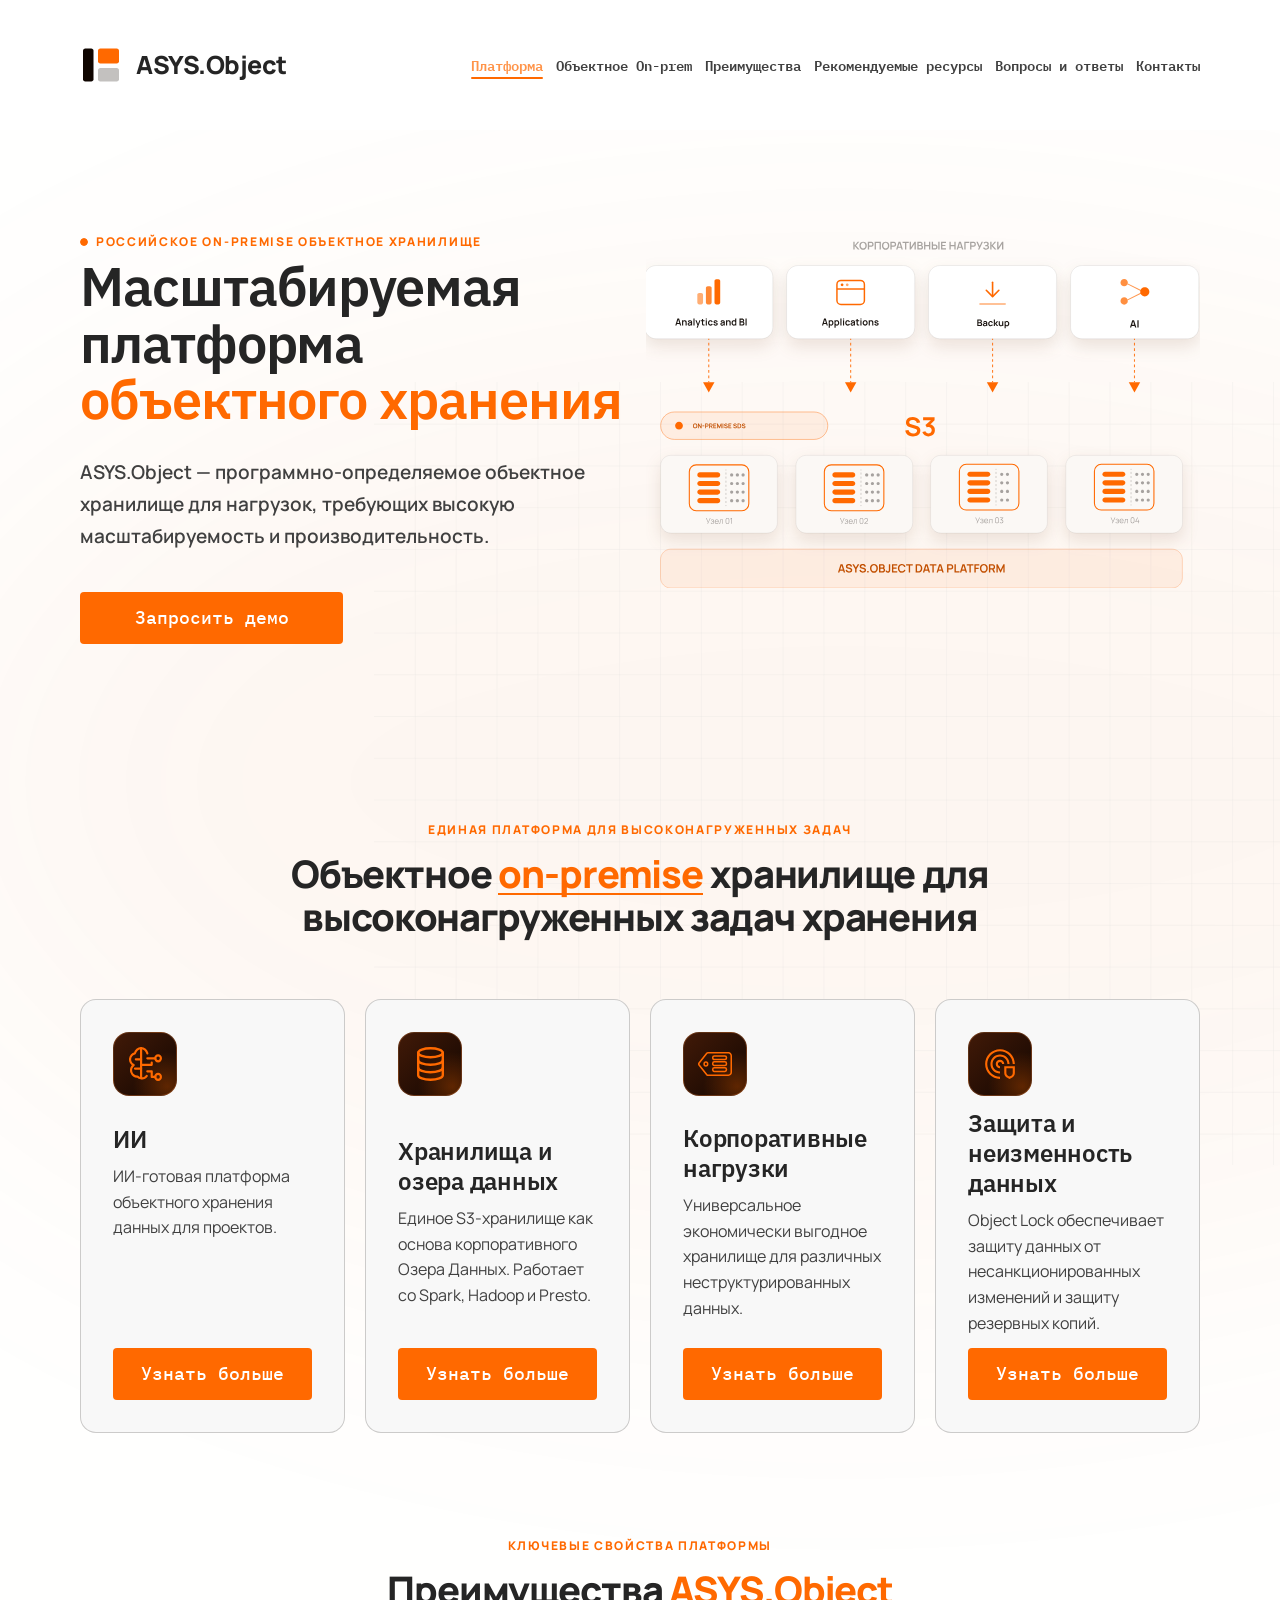
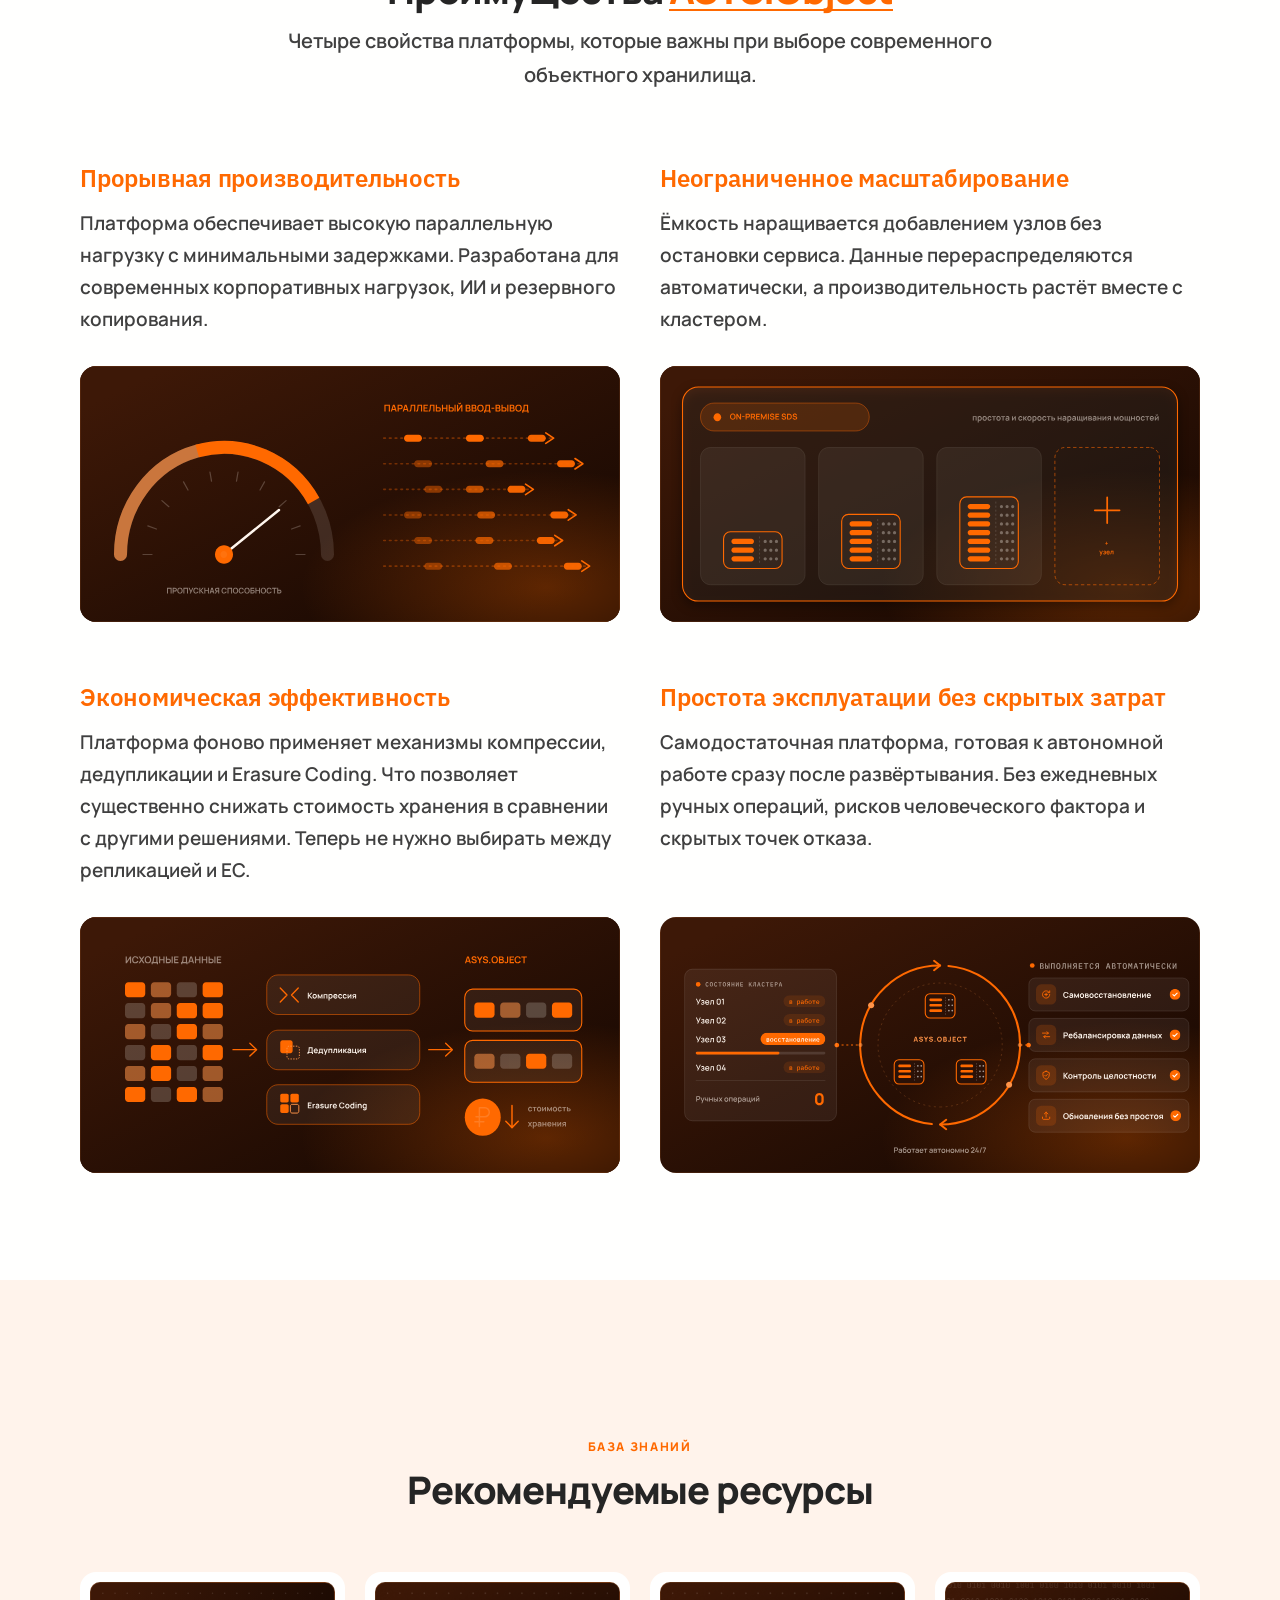
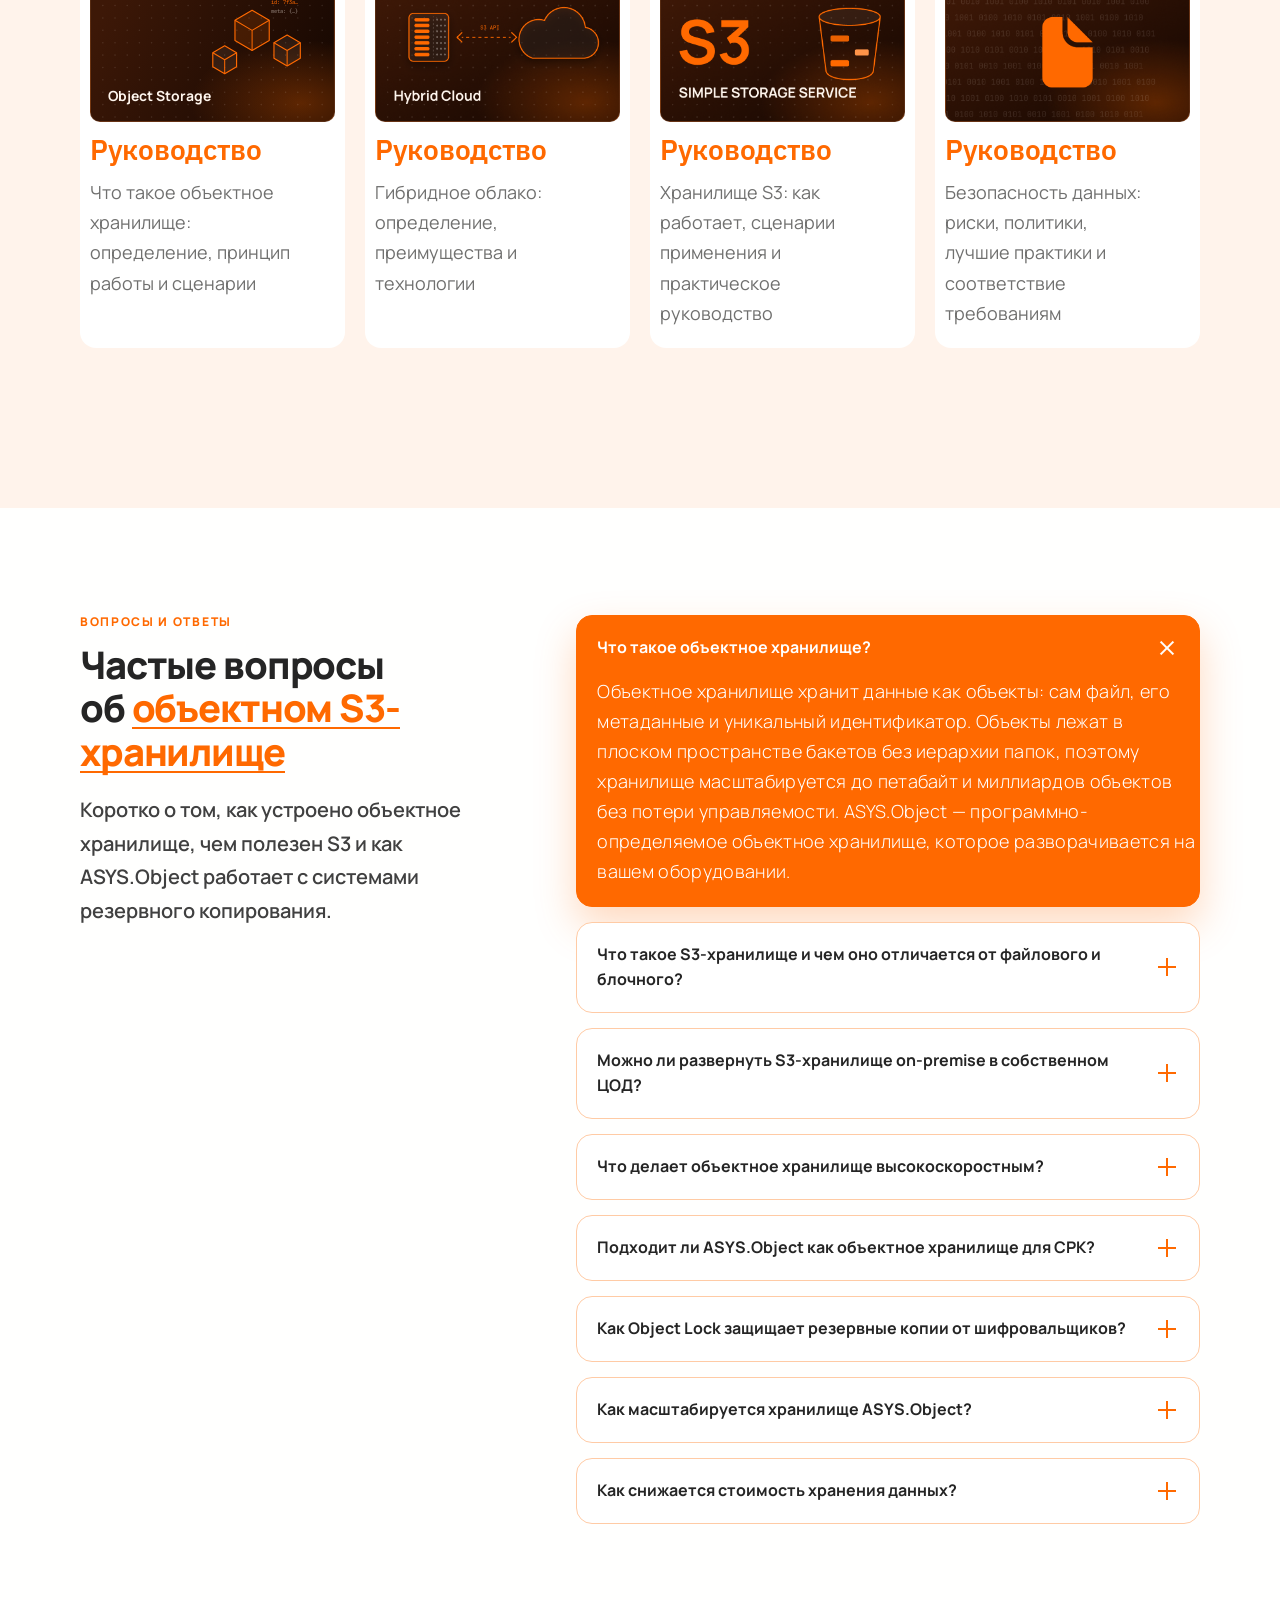
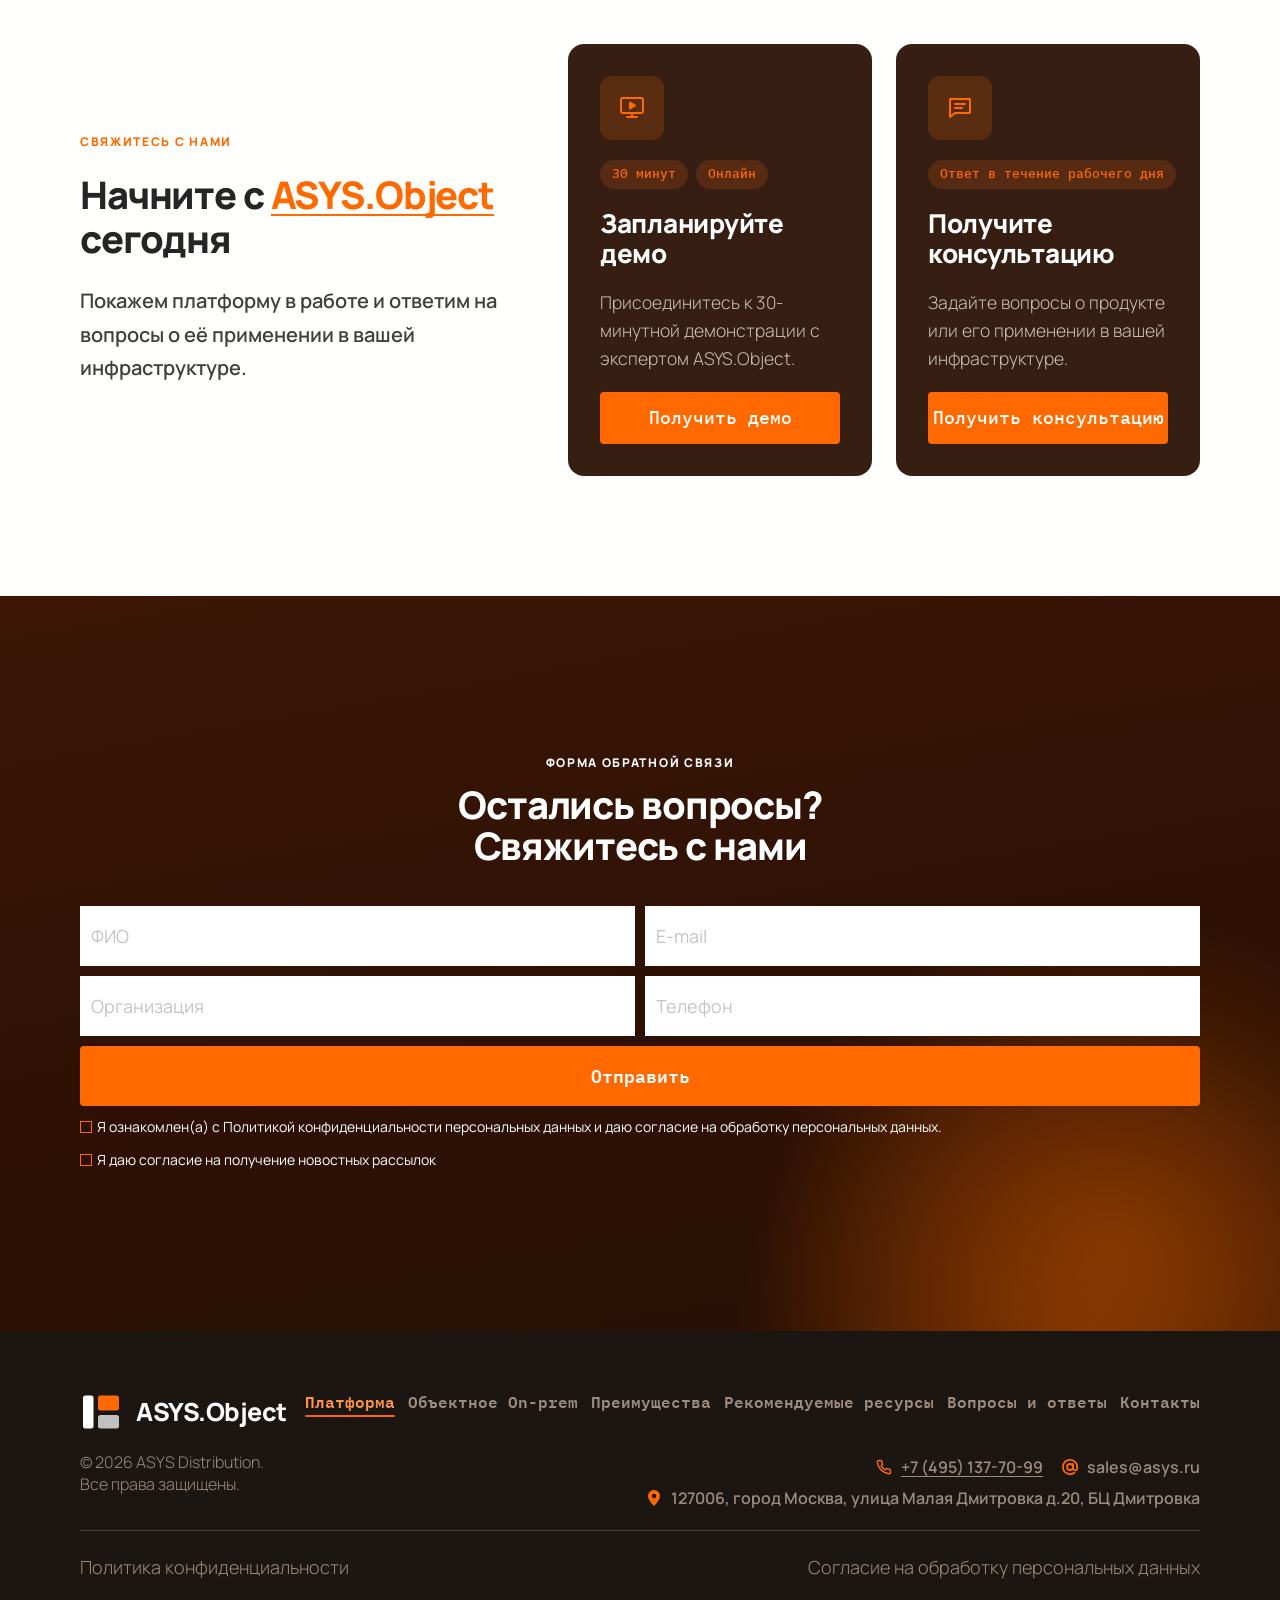
<file: index.html>
<!doctype html>
<html lang="ru">
<head>
  <meta charset="utf-8">
  <meta name="viewport" content="width=device-width, initial-scale=1">
  <title>ASYS.Object — масштабируемая платформа объектного хранения</title>
  <meta name="description" content="ASYS.Object — российское программно-определяемое on-premise объектное хранилище с S3 API для нагрузок, требующих высокую масштабируемость и производительность.">
  <link rel="icon" href="assets/img/logo-mark.svg" type="image/svg+xml">
  <link rel="preload" href="assets/fonts/manrope-cyrillic-800-normal.woff2" as="font" type="font/woff2" crossorigin>
  <link rel="preload" href="assets/fonts/ibm-plex-sans-cyrillic-600-normal.woff2" as="font" type="font/woff2" crossorigin>
  <link rel="stylesheet" href="assets/css/fonts.css">
  <link rel="stylesheet" href="assets/css/style.css">
</head>
<body>
<div class="scroll-progress" aria-hidden="true"></div>

<!-- ============ Шапка ============ -->
<header class="header" id="top">
  <div class="container header__inner">
    <a class="logo" href="#top" aria-label="ASYS.Object — на главную">
      <img class="logo__mark" src="assets/img/logo-mark.svg" width="50" height="50" alt="">
      <span class="logo__text">ASYS.Object</span>
    </a>
    <nav class="nav" id="nav" aria-label="Основная навигация">
      <a class="nav__link is-active" href="#platform">Платформа</a>
      <a class="nav__link" href="#solutions">Объектное On-prem</a>
      <a class="nav__link" href="#features">Преимущества</a>
      <a class="nav__link" href="#resources">Рекомендуемые ресурсы</a>
      <a class="nav__link" href="#faq">Вопросы и ответы</a>
      <a class="nav__link" href="#contact">Контакты</a>
    </nav>
    <button class="burger" type="button" aria-label="Открыть меню" aria-controls="nav" aria-expanded="false">
      <span></span><span></span><span></span>
    </button>
  </div>
</header>

<main id="view-home">
  <div class="page-top">
    <img class="page-top__grid" src="assets/img/hero-grid.svg" width="1920" height="1474" alt="" aria-hidden="true">

    <!-- ============ Hero ============ -->
    <section class="hero" id="platform">
      <div class="container hero__inner">
        <div class="hero__content">
          <p class="eyebrow">
            <img class="eyebrow__dot" src="assets/img/dot.svg" width="8" height="8" alt="">
            Российское on-premise объектное хранилище
          </p>
          <div class="hero__body">
            <div class="hero__text">
              <h1 class="hero__title">Масштабируемая платформа <span class="accent">объектного хранения</span></h1>
              <p class="hero__sub">ASYS.Object — программно-определяемое объектное хранилище для нагрузок, требующих высокую масштабируемость и производительность.</p>
            </div>
            <a class="btn hero__btn" href="#contact" data-modal="Запланируйте демо">Запросить демо</a>
          </div>
        </div>
        <figure class="hero__visual">
          <div class="hero__visual-inner">
            <img src="assets/img/hero-architecture.svg" width="831" height="530"
                 alt="Схема: нагрузки Analytics and BI, Applications, Backup и AI работают через S3 с узлами ASYS.Object Data Platform">
          </div>
        </figure>
      </div>
    </section>

    <!-- ============ Единая платформа ============ -->
    <section class="solutions" id="solutions">
      <div class="container">
        <div class="section-head solutions__head" data-reveal>
          <p class="eyebrow">Единая платформа для высоконагруженных задач</p>
          <h2 class="h2">Объектное <span class="accent">on-premise</span> хранилище для высоконагруженных задач хранения</h2>
        </div>

        <div class="solutions__grid">
          <article class="sol-card" data-reveal data-stagger>
            <div class="sol-card__top">
              <div class="icon-badge"><img src="assets/img/ic-ai.svg" width="33" height="34" alt=""></div>
              <div class="sol-card__text">
                <h3 class="sol-card__title">ИИ</h3>
                <p class="sol-card__desc">ИИ-готовая платформа объектного хранения данных для проектов.</p>
              </div>
            </div>
            <a class="btn btn--block" href="#contact" data-modal="Получите консультацию">Узнать больше</a>
          </article>

          <article class="sol-card sol-card--spread" data-reveal data-stagger>
            <div class="sol-card__top">
              <div class="icon-badge"><img src="assets/img/ic-lake.svg" width="27" height="34" alt=""></div>
              <div class="sol-card__text">
                <h3 class="sol-card__title sol-card__title--narrow">Хранилища и озера данных</h3>
                <p class="sol-card__desc">Единое S3-хранилище как основа корпоративного Озера Данных. Работает со Spark, Hadoop и Presto.</p>
              </div>
            </div>
            <a class="btn btn--block" href="#contact" data-modal="Получите консультацию">Узнать больше</a>
          </article>

          <article class="sol-card sol-card--spread" data-reveal data-stagger>
            <div class="sol-card__top">
              <div class="icon-badge"><img src="assets/img/ic-corp.svg" width="34" height="24" alt=""></div>
              <div class="sol-card__text">
                <h3 class="sol-card__title sol-card__title--narrow">Корпоративные нагрузки</h3>
                <p class="sol-card__desc">Универсальное экономически выгодное хранилище для различных неструктурированных данных.</p>
              </div>
            </div>
            <a class="btn btn--block" href="#contact" data-modal="Получите консультацию">Узнать больше</a>
          </article>

          <article class="sol-card sol-card--spread" data-reveal data-stagger>
            <div class="sol-card__top">
              <div class="icon-badge"><img src="assets/img/ic-lock.svg" width="34" height="34" alt=""></div>
              <div class="sol-card__text">
                <h3 class="sol-card__title">Защита и неизменность данных</h3>
                <p class="sol-card__desc">Object Lock обеспечивает защиту данных от несанкционированных изменений и защиту резервных копий.</p>
              </div>
            </div>
            <a class="btn btn--block" href="#contact" data-modal="Получите консультацию">Узнать больше</a>
          </article>
        </div>
      </div>
    </section>
  </div>

  <!-- ============ Преимущества ============ -->
  <section class="features" id="features">
    <div class="container">
      <div class="section-head features__head" data-reveal>
        <p class="eyebrow">Ключевые свойства платформы</p>
        <h2 class="h2">Преимущества <span class="accent">ASYS.Object</span></h2>
        <p class="lead">Четыре свойства платформы, которые важны при выборе современного объектного хранилища.</p>
      </div>

      <div class="features__grid">
        <article class="feature" data-reveal data-stagger>
          <div class="feature__body">
            <h3 class="feature__title">Прорывная производительность</h3>
            <p class="feature__text">Платформа обеспечивает высокую параллельную нагрузку с минимальными задержками. Разработана для современных корпоративных нагрузок, ИИ и резервного копирования.</p>
          </div>
          <figure class="feature__art"><img src="assets/img/art-performance.svg" width="800" height="380" loading="lazy" alt="Инфографика: пропускная способность и параллельный ввод-вывод"></figure>
        </article>

        <article class="feature" data-reveal data-stagger>
          <div class="feature__body">
            <h3 class="feature__title">Неограниченное масштабирование</h3>
            <p class="feature__text">Ёмкость наращивается добавлением узлов без остановки сервиса. Данные перераспределяются автоматически, а производительность растёт вместе с кластером.</p>
          </div>
          <figure class="feature__art"><img src="assets/img/art-scale.svg" width="800" height="380" loading="lazy" alt="Инфографика: наращивание мощностей on-premise SDS добавлением узлов"></figure>
        </article>

        <article class="feature" data-reveal data-stagger>
          <div class="feature__body">
            <h3 class="feature__title">Экономическая эффективность</h3>
            <p class="feature__text">Платформа фоново применяет механизмы компрессии, дедупликации и Erasure Coding. Что позволяет существенно снижать стоимость хранения в сравнении с другими решениями. Теперь не нужно выбирать между репликацией и EC.</p>
          </div>
          <figure class="feature__art"><img src="assets/img/art-economy.svg" width="800" height="380" loading="lazy" alt="Инфографика: компрессия, дедупликация и Erasure Coding снижают стоимость хранения"></figure>
        </article>

        <article class="feature" data-reveal data-stagger>
          <div class="feature__body">
            <h3 class="feature__title">Простота эксплуатации без скрытых затрат</h3>
            <p class="feature__text feature__text--narrow">Самодостаточная платформа, готовая к автономной работе сразу после развёртывания. Без ежедневных ручных операций, рисков человеческого фактора и скрытых точек отказа.</p>
          </div>
          <figure class="feature__art"><img src="assets/img/art-autonomy.svg" width="800" height="380" loading="lazy" alt="Инфографика: кластер работает автономно 24/7, операции выполняются автоматически"></figure>
        </article>
      </div>
    </div>
  </section>

  <!-- ============ Рекомендуемые ресурсы ============ -->
  <section class="resources" id="resources">
    <div class="container">
      <div class="section-head" data-reveal>
        <p class="eyebrow">База знаний</p>
        <h2 class="h2">Рекомендуемые ресурсы</h2>
      </div>

      <div class="resources__grid">
        <a class="res-card" href="#article" data-reveal data-stagger>
<div class="res-card__cover res-card__cover--img res-card__cover--os">
            <img src="assets/img/cover-object-storage.svg" width="383" height="218" loading="lazy" alt="">
            <span class="res-cover-os__id" aria-hidden="true">id: 7f3a…</span>
            <span class="res-cover-os__meta" aria-hidden="true">meta: {…}</span>
            <span class="res-cover-os__title">Object Storage</span>
          </div>
          <div class="res-card__body">
            <h3 class="res-card__title">Руководство</h3>
            <p class="res-card__text">Что такое объектное хранилище: определение, принцип работы и сценарии</p>
          </div>
        </a>

        <a class="res-card" href="#article" data-reveal data-stagger>
          <div class="res-card__cover res-card__cover--img"><img src="assets/img/cover-hybrid-cloud.png" width="383" height="218" loading="lazy" alt=""></div>
          <div class="res-card__body">
            <h3 class="res-card__title">Руководство</h3>
            <p class="res-card__text">Гибридное облако: определение, преимущества и технологии</p>
          </div>
        </a>

        <a class="res-card" href="#article" data-reveal data-stagger>
          <div class="res-card__cover res-card__cover--img"><img src="assets/img/cover-s3.png" width="383" height="218" loading="lazy" alt=""></div>
          <div class="res-card__body">
            <h3 class="res-card__title">Руководство</h3>
            <p class="res-card__text">Хранилище S3: как работает, сценарии применения и практическое руководство</p>
          </div>
        </a>

        <a class="res-card" href="#article" data-reveal data-stagger>
          <div class="res-card__cover res-card__cover--img"><img src="assets/img/cover-security.png" width="383" height="218" loading="lazy" alt=""></div>
          <div class="res-card__body">
            <h3 class="res-card__title">Руководство</h3>
            <p class="res-card__text">Безопасность данных: риски, политики, лучшие практики и соответствие требованиям</p>
          </div>
        </a>
      </div>
    </div>
  </section>

  <!-- ============ FAQ ============ -->
  <section class="faq" id="faq">
    <div class="container faq__inner">
      <div class="faq__head" data-reveal="left">
        <p class="eyebrow">Вопросы и ответы</p>
        <h2 class="h2">Частые вопросы <br>об <span class="accent">объектном S3-хранилище</span></h2>
        <p class="lead">Коротко о том, как устроено объектное хранилище, чем полезен S3 и как ASYS.Object работает с системами резервного копирования.</p>
      </div>

            <div class="faq__list" data-accordion>
        <div data-reveal="right" data-stagger class="faq-item is-open">
          <button class="faq-item__q" type="button" aria-expanded="true">Что такое объектное хранилище?<span class="faq-item__icon" aria-hidden="true"></span></button>
          <div data-reveal="right" data-stagger class="faq-item__a"><div><p>Объектное хранилище хранит данные как объекты: сам файл, его метаданные и уникальный идентификатор. Объекты лежат в плоском пространстве бакетов без иерархии папок, поэтому хранилище масштабируется до петабайт и миллиардов объектов без потери управляемости. ASYS.Object — программно-определяемое объектное хранилище, которое разворачивается на вашем оборудовании.</p></div></div>
        </div>
        <div data-reveal="right" data-stagger class="faq-item">
          <button class="faq-item__q" type="button" aria-expanded="false">Что такое S3-хранилище и чем оно отличается от файлового и блочного?<span class="faq-item__icon" aria-hidden="true"></span></button>
          <div data-reveal="right" data-stagger class="faq-item__a"><div><p>S3-хранилище — это объектное хранилище с доступом по протоколу S3, ставшему отраслевым стандартом. Приложения работают с данными через HTTP-запросы к API, а не через файловую систему или блочные тома. Такой подход лучше подходит для больших объёмов неструктурированных данных: резервных копий, архивов, медиафайлов и датасетов для ИИ.</p></div></div>
        </div>
        <div data-reveal="right" data-stagger class="faq-item">
          <button class="faq-item__q" type="button" aria-expanded="false">Можно ли развернуть S3-хранилище on-premise в собственном ЦОД?<span class="faq-item__icon" aria-hidden="true"></span></button>
          <div data-reveal="right" data-stagger class="faq-item__a"><div><p>Да. ASYS.Object — on-premise S3-хранилище: платформа устанавливается на серверы в вашем ЦОД, и данные не покидают периметр организации. Приложения, которые уже работают с S3 API, подключаются к нему без доработки кода.</p></div></div>
        </div>
        <div data-reveal="right" data-stagger class="faq-item">
          <button class="faq-item__q" type="button" aria-expanded="false">Что делает объектное хранилище высокоскоростным?<span class="faq-item__icon" aria-hidden="true"></span></button>
          <div data-reveal="right" data-stagger class="faq-item__a"><div><p>Высокоскоростное объектное хранилище распределяет чтение и запись по всем узлам кластера, поэтому пропускная способность растёт вместе с числом узлов. ASYS.Object выдерживает высокую параллельную нагрузку с минимальными задержками, что важно для корпоративных приложений, аналитики и задач резервного копирования.</p></div></div>
        </div>
        <div data-reveal="right" data-stagger class="faq-item">
          <button class="faq-item__q" type="button" aria-expanded="false">Подходит ли ASYS.Object как объектное хранилище для СРК?<span class="faq-item__icon" aria-hidden="true"></span></button>
          <div data-reveal="right" data-stagger class="faq-item__a"><div><p>Да. ASYS.Object можно использовать как целевое объектное хранилище для систем резервного копирования (СРК), которые поддерживают запись в S3-совместимые хранилища. Список протестированных СРК и рекомендации по настройке предоставим по запросу.</p></div></div>
        </div>
        <div data-reveal="right" data-stagger class="faq-item">
          <button class="faq-item__q" type="button" aria-expanded="false">Как Object Lock защищает резервные копии от шифровальщиков?<span class="faq-item__icon" aria-hidden="true"></span></button>
          <div data-reveal="right" data-stagger class="faq-item__a"><div><p>Object Lock запрещает изменять и удалять объект до окончания заданного срока хранения — даже администратору и даже при компрометации учётных данных. Резервные копии в таком режиме становятся неизменяемыми, и шифровальщик не сможет их испортить.</p></div></div>
        </div>
        <div data-reveal="right" data-stagger class="faq-item">
          <button class="faq-item__q" type="button" aria-expanded="false">Как масштабируется хранилище ASYS.Object?<span class="faq-item__icon" aria-hidden="true"></span></button>
          <div data-reveal="right" data-stagger class="faq-item__a"><div><p>Ёмкость наращивается добавлением узлов без остановки сервиса. Данные перераспределяются автоматически, а производительность растёт вместе с кластером.</p></div></div>
        </div>
        <div data-reveal="right" data-stagger class="faq-item">
          <button class="faq-item__q" type="button" aria-expanded="false">Как снижается стоимость хранения данных?<span class="faq-item__icon" aria-hidden="true"></span></button>
          <div data-reveal="right" data-stagger class="faq-item__a"><div><p>Платформа фоново применяет компрессию, дедупликацию и Erasure Coding. Это сокращает объём, который данные занимают на дисках, и снижает стоимость хранения в сравнении с полной репликацией.</p></div></div>
        </div>
      </div>
    </div>
  </section>

  <!-- ============ CTA ============ -->
  <section class="cta">
    <div class="container cta__inner">
      <div class="cta__head" data-reveal="left">
        <p class="eyebrow">Свяжитесь с нами</p>
        <h2 class="h2">Начните с <span class="accent">ASYS.Object</span> <br>сегодня</h2>
        <p class="lead">Покажем платформу в работе и ответим на вопросы о её применении в вашей инфраструктуре.</p>
      </div>
      <div class="cta__cards">
        <article class="cta-card" data-reveal="zoom" data-stagger>
          <div class="cta-card__badge">
            <svg class="cta-card__icon" viewBox="0 0 32 32" fill="none" stroke="#ff6900" stroke-width="2" stroke-linecap="round" stroke-linejoin="round" aria-hidden="true"><rect x="5" y="6" width="22" height="15" rx="2"/><path d="M14 10.5v6l5-3z" fill="#ff6900"/><path d="M16 21v4M11 25h10"/></svg>
          </div>
          <div class="cta-card__chips"><span class="chip">30 минут</span><span class="chip">Онлайн</span></div>
          <h3 class="cta-card__title">Запланируйте демо</h3>
          <p class="cta-card__text">Присоединитесь к 30-минутной демонстрации с экспертом ASYS.Object.</p>
          <a class="btn btn--block" href="#contact" data-modal="Запланируйте демо">Получить демо</a>
        </article>
        <article class="cta-card" data-reveal="zoom" data-stagger>
          <div class="cta-card__badge">
            <svg class="cta-card__icon" viewBox="0 0 32 32" fill="none" stroke="#ff6900" stroke-width="2" stroke-linecap="round" stroke-linejoin="round" aria-hidden="true"><path d="M6 7h20v14H11l-5 4z"/><path d="M11 12h10M11 16h7"/></svg>
          </div>
          <div class="cta-card__chips"><span class="chip">Ответ в течение рабочего дня</span></div>
          <h3 class="cta-card__title">Получите консультацию</h3>
          <p class="cta-card__text">Задайте вопросы о продукте или его применении в вашей инфраструктуре.</p>
          <a class="btn btn--block" href="#contact" data-modal="Получите консультацию">Получить консультацию</a>
        </article>
      </div>
    </div>
  </section>

  <!-- ============ Форма обратной связи ============ -->
  <section class="contact" id="contact">
    <div class="container">
      <div class="section-head contact__head" data-reveal>
        <p class="eyebrow">Форма обратной связи</p>
        <h2 class="h2">Остались вопросы? <br>Свяжитесь с нами</h2>
      </div>

      <form class="form js-lead-form" id="contact-form" novalidate data-reveal>
        <div class="form__row">
          <label class="visually-hidden" for="f-name">ФИО</label>
          <input class="field" id="f-name" name="name" type="text" placeholder="ФИО" autocomplete="name" required>
          <label class="visually-hidden" for="f-email">E-mail</label>
          <input class="field" id="f-email" name="email" type="email" placeholder="E-mail" autocomplete="email" required>
          <label class="visually-hidden" for="f-company">Организация</label>
          <input class="field" id="f-company" name="company" type="text" placeholder="Организация" autocomplete="organization">
          <label class="visually-hidden" for="f-phone">Телефон</label>
          <input class="field" id="f-phone" name="phone" type="tel" placeholder="Телефон" autocomplete="tel">
          <button class="btn form__submit" type="submit">Отправить</button>
        </div>
        <div class="form__agree">
          <label class="check">
            <input type="checkbox" name="agree" required>
            <span class="check__box" aria-hidden="true"></span>
            <span>Я ознакомлен(а) с <a href="#">Политикой конфиденциальности персональных данных</a> и даю согласие на обработку персональных данных.</span>
          </label>
          <label class="check">
            <input type="checkbox" name="news">
            <span class="check__box" aria-hidden="true"></span>
            <span>Я даю согласие на получение новостных рассылок</span>
          </label>
        </div>
        <p class="form__status" role="status" aria-live="polite"></p>
      </form>
    </div>
  </section>
</main>

<!-- ============ Экран «Спасибо» (открывается после отправки формы, адрес #thanks) ============ -->
<main id="view-thanks" hidden>
  <section class="thanks">
    <div class="container thanks__inner">
      <div class="thanks__check" aria-hidden="true">
        <svg viewBox="0 0 40 40" fill="none" stroke="#fff" stroke-width="4" stroke-linecap="round" stroke-linejoin="round"><path d="M10 21l7 7 13-15"/></svg>
      </div>
      <p class="eyebrow">
        <img class="eyebrow__dot" src="assets/img/dot.svg" width="8" height="8" alt="">
        Заявка отправлена
      </p>
      <h1 class="thanks__title">Спасибо! Мы получили <br><span class="accent">вашу заявку</span></h1>
      <p class="thanks__text">Специалист ASYS.Object скоро свяжется с вами, чтобы уточнить задачи и согласовать формат демонстрации платформы.</p>
      <a class="btn thanks__btn" href="#platform">Вернуться на главную</a>
    </div>
  </section>
  <div class="js-resources-slot"></div>
</main>


<!-- ============ Экран 404 (адрес #not-found) ============ -->
<main id="view-not-found" hidden>
  <section class="notfound">
    <div class="container notfound__inner">
      <div class="notfound__content">
        <p class="eyebrow">
          <img class="eyebrow__dot" src="assets/img/dot.svg" width="8" height="8" alt="">
          Ошибка 404
        </p>
        <h1 class="hero__title notfound__title">Такой страницы <br><span class="accent">здесь нет</span></h1>
        <p class="hero__sub notfound__text">Возможно, ссылка устарела или в адресе опечатка. Объект с таким ключом не найден в хранилище — вернитесь на главную или выберите нужный раздел ниже.</p>
        <a class="btn hero__btn notfound__btn" href="#platform">На главную</a>
      </div>
      <div class="notfound__visual" aria-hidden="true">
        <p class="notfound__code">404</p>
        <div class="notfound__term">
          <p class="notfound__term-label"><span></span>On-premise SDS · S3 API</p>
          <p>GET /asys-object/page.html</p>
          <p class="is-accent">HTTP/1.1 404 Not Found</p>
          <p class="is-muted">&lt;Code&gt;NoSuchKey&lt;/Code&gt;</p>
          <p class="is-muted">&lt;Message&gt;The specified key does not exist.&lt;/Message&gt;</p>
        </div>
      </div>
    </div>
  </section>
  <div class="js-resources-slot"></div>
</main>

<!-- ============ Статья (адрес #article) ============ -->
<main id="view-article" hidden>
  <article class="article">
    <header class="container article__head">
      <nav class="crumbs" aria-label="Хлебные крошки">
        <a href="#platform">Главная</a><span aria-hidden="true">/</span>
        <a href="#resources">Рекомендуемые ресурсы</a><span aria-hidden="true">/</span>
        <span aria-current="page">Руководство</span>
      </nav>
      <p class="eyebrow">
        <img class="eyebrow__dot" src="assets/img/dot.svg" width="8" height="8" alt="">
        Руководство
      </p>
      <h1 class="article__title">Что такое <span class="accent">объектное хранилище</span> и зачем оно бизнесу</h1>
      <p class="article__lead">Разбираемся, как устроено объектное хранение, чем оно отличается от файловых и блочных систем и почему S3-совместимые платформы стали стандартом для резервного копирования, аналитики и ИИ.</p>
      <figure class="article__cover">
        <img src="assets/img/article-hero.png" width="1678" height="557" alt="Изометрическая схема: приложения подключаются к узлам ASYS.Object через S3">
      </figure>
    </header>

    <div class="container article__layout">
      <aside class="toc" aria-label="Содержание">
        <p class="toc__label">Содержание</p>
        <ol class="toc__list">
          <li><a class="toc__link is-active" href="#art-basics">Объектное хранилище простыми словами</a></li>
          <li><a class="toc__link" href="#art-diff">Чем оно отличается от файлового и блочного</a></li>
          <li><a class="toc__link" href="#art-usage">Где применяется</a></li>
          <li><a class="toc__link" href="#art-start">Как начать с ASYS.Object</a></li>
        </ol>
      </aside>

      <div class="article__body">
        <section class="article__section" id="art-basics">
          <h2>Объектное хранилище простыми словами</h2>
          <p>Объектное хранилище хранит данные не в папках и не в блоках диска, а в виде объектов. Каждый объект — это сам файл, его метаданные и уникальный идентификатор. Все объекты лежат в плоском пространстве бакетов, поэтому система не упирается в глубину дерева каталогов и спокойно работает с миллиардами записей.</p>
          <p>Доступ к данным идёт через HTTP API — чаще всего совместимый с Amazon S3. Это значит, что большинство современных приложений, систем резервного копирования и аналитических движков умеют работать с таким хранилищем «из коробки».</p>
          <blockquote class="callout"><p>Объектное хранилище масштабируется горизонтально: ёмкость и производительность растут добавлением новых узлов — без остановки сервиса и миграции данных.</p></blockquote>
        </section>

        <section class="article__section" id="art-diff">
          <h2>Чем оно отличается от файлового</h2>
          <p>Файловые системы удобны для совместной работы с документами, блочные — для баз данных и виртуальных машин. Объектное хранение решает другую задачу: дешёво и надёжно хранить большие объёмы неструктурированных данных.</p>
          <ul class="article__list">
            <li>Плоская структура — нет ограничений на глубину каталогов и число файлов</li>
            <li>Богатые метаданные — объекты легко искать, классифицировать и защищать политиками</li>
            <li>Erasure Coding вместо полной репликации — экономия дискового пространства</li>
          </ul>
          <figure class="article__figure">
            <img src="assets/img/article-economy.png" width="1176" height="486" loading="lazy" alt="Схема: исходные данные проходят компрессию, дедупликацию и Erasure Coding в ASYS.Object, стоимость хранения снижается">
          </figure>
        </section>

        <section class="article__section" id="art-usage">
          <h2>Где применяется</h2>
          <p>Чаще всего объектное хранилище выбирают для резервного копирования и архивов, озёр данных под аналитику и BI, хранения медиаконтента, а также для датасетов и артефактов моделей машинного обучения. Во всех этих сценариях важны объём, надёжность и предсказуемая стоимость терабайта.</p>
        </section>

        <section class="article__section" id="art-start">
          <h2>Как начать с ASYS.Object</h2>
          <p>ASYS.Object разворачивается on-premise на стандартных x86-серверах и полностью совместим с S3 API. Начать можно с небольшого кластера из трёх-четырёх узлов и наращивать его по мере роста данных — без замены оборудования и простоев.</p>
        </section>

        <ul class="tags" aria-label="Теги">
          <li>S3</li><li>On-premise</li><li>Резервное копирование</li><li>Хранение данных</li>
        </ul>
      </div>
    </div>

    <div class="container">
      <aside class="article-cta">
        <div>
          <h2 class="h2">Хотите увидеть <span class="accent">ASYS.Object</span> в работе?</h2>
          <p>Проведём 30-минутную демонстрацию и ответим на вопросы о вашей инфраструктуре.</p>
        </div>
        <a class="btn article-cta__btn" href="#contact" data-modal="Запланируйте демо">Запросить демо</a>
      </aside>
    </div>
  </article>
  <div class="js-resources-slot"></div>
</main>

<!-- ============ Модальное окно с формой ============ -->
<div class="modal" id="lead-modal" hidden>
  <div class="modal__backdrop" data-modal-close></div>
  <div class="modal__dialog" role="dialog" aria-modal="true" aria-labelledby="modal-title">
    <button class="modal__close" type="button" aria-label="Закрыть" data-modal-close></button>
    <h2 class="modal__title" id="modal-title">Получите консультацию</h2>
    <form class="modal__form js-lead-form" id="modal-form" novalidate>
      <input type="hidden" name="source" value="Получите консультацию">
      <label class="visually-hidden" for="m-name">ФИО</label>
      <input class="field field--outline" id="m-name" name="name" type="text" placeholder="ФИО" autocomplete="name" required>
      <label class="visually-hidden" for="m-email">E-mail</label>
      <input class="field field--outline" id="m-email" name="email" type="email" placeholder="E-mail" autocomplete="email" required>
      <label class="visually-hidden" for="m-company">Организация</label>
      <input class="field field--outline" id="m-company" name="company" type="text" placeholder="Организация" autocomplete="organization">
      <label class="visually-hidden" for="m-phone">Телефон</label>
      <input class="field field--outline" id="m-phone" name="phone" type="tel" placeholder="Телефон" autocomplete="tel">
      <button class="btn btn--block modal__submit" type="submit">Отправить</button>
      <div class="modal__agree">
        <label class="check check--light">
          <input type="checkbox" name="agree" id="m-agree" required>
          <span class="check__box" aria-hidden="true"></span>
          <span>Я ознакомлен(а) с <a href="#">Политикой конфиденциальности персональных данных</a> и даю согласие на обработку персональных данных.</span>
        </label>
        <label class="check check--light">
          <input type="checkbox" name="news" id="m-news">
          <span class="check__box" aria-hidden="true"></span>
          <span>Я даю согласие на получение новостных рассылок</span>
        </label>
      </div>
      <p class="form__status" role="status" aria-live="polite"></p>
    </form>
  </div>
</div>

<!-- ============ Подвал ============ -->
<button class="to-top" type="button" aria-label="Наверх"><svg viewBox="0 0 24 24" fill="none" stroke="currentColor" stroke-width="2.2" stroke-linecap="round" stroke-linejoin="round" aria-hidden="true"><path d="M12 19V5M5 12l7-7 7 7"/></svg></button>

<footer class="footer">
  <div class="container">
    <div class="footer__top">
      <div class="footer__brand">
        <a class="logo" href="#top" aria-label="ASYS.Object — наверх">
          <img class="logo__mark" src="assets/img/logo-mark-light.svg" width="50" height="50" alt="">
          <span class="logo__text">ASYS.Object</span>
        </a>
        <p class="footer__copy">© 2026 ASYS Distribution. Все права защищены.</p>
      </div>
      <div class="footer__right">
        <nav class="nav" aria-label="Навигация в подвале">
          <a class="nav__link is-active" href="#platform">Платформа</a>
          <a class="nav__link" href="#solutions">Объектное On-prem</a>
          <a class="nav__link" href="#features">Преимущества</a>
          <a class="nav__link" href="#resources">Рекомендуемые ресурсы</a>
          <a class="nav__link" href="#faq">Вопросы и ответы</a>
          <a class="nav__link" href="#contact">Контакты</a>
        </nav>
        <div class="footer__contacts">
          <a class="footer__contact footer__contact--tel" href="tel:+74951377099">
            <svg viewBox="0 0 18 18" fill="none" stroke="currentColor" stroke-width="1.5" stroke-linecap="round" stroke-linejoin="round" aria-hidden="true"><path d="M15.5 12.4v2a1.3 1.3 0 0 1-1.5 1.3 13 13 0 0 1-5.7-2 12.8 12.8 0 0 1-4-4 13 13 0 0 1-2-5.7A1.3 1.3 0 0 1 3.6 2.6h2a1.3 1.3 0 0 1 1.3 1.1c.1.6.3 1.3.5 1.9a1.3 1.3 0 0 1-.3 1.4l-.8.8a10.5 10.5 0 0 0 4 4l.8-.8a1.3 1.3 0 0 1 1.4-.3c.6.2 1.3.4 1.9.5a1.3 1.3 0 0 1 1.1 1.3z"/></svg>
            <span>+7 (495) 137-70-99</span>
          </a>
          <a class="footer__contact" href="mailto:sales@asys.ru">
            <svg viewBox="0 0 18 18" fill="none" stroke="currentColor" stroke-width="1.8" stroke-linecap="round" aria-hidden="true"><circle cx="9" cy="9" r="3"/><path d="M12 6v4a2.2 2.2 0 0 0 4.2 1V9a7.2 7.2 0 1 0-2.8 5.7"/></svg>
            sales@asys.ru
          </a>
          <span class="footer__contact">
            <svg viewBox="0 0 18 18" fill="currentColor" aria-hidden="true"><path d="M9 1a6 6 0 0 0-6 6c0 4.4 6 10 6 10s6-5.6 6-10a6 6 0 0 0-6-6zm0 8.3A2.3 2.3 0 1 1 9 4.7a2.3 2.3 0 0 1 0 4.6z"/></svg>
            127006, город Москва, улица Малая Дмитровка д.20, БЦ Дмитровка
          </span>
        </div>
      </div>
    </div>
    <div class="footer__bottom">
      <a href="#">Политика конфиденциальности</a>
      <a href="#">Согласие на обработку персональных данных</a>
    </div>
  </div>
</footer>

<script type="application/ld+json">{"@context": "https://schema.org", "@type": "FAQPage", "mainEntity": [{"@type": "Question", "name": "Что такое объектное хранилище?", "acceptedAnswer": {"@type": "Answer", "text": "Объектное хранилище хранит данные как объекты: сам файл, его метаданные и уникальный идентификатор. Объекты лежат в плоском пространстве бакетов без иерархии папок, поэтому хранилище масштабируется до петабайт и миллиардов объектов без потери управляемости. ASYS.Object — программно-определяемое объектное хранилище, которое разворачивается на вашем оборудовании."}}, {"@type": "Question", "name": "Что такое S3-хранилище и чем оно отличается от файлового и блочного?", "acceptedAnswer": {"@type": "Answer", "text": "S3-хранилище — это объектное хранилище с доступом по протоколу S3, ставшему отраслевым стандартом. Приложения работают с данными через HTTP-запросы к API, а не через файловую систему или блочные тома. Такой подход лучше подходит для больших объёмов неструктурированных данных: резервных копий, архивов, медиафайлов и датасетов для ИИ."}}, {"@type": "Question", "name": "Можно ли развернуть S3-хранилище on-premise в собственном ЦОД?", "acceptedAnswer": {"@type": "Answer", "text": "Да. ASYS.Object — on-premise S3-хранилище: платформа устанавливается на серверы в вашем ЦОД, и данные не покидают периметр организации. Приложения, которые уже работают с S3 API, подключаются к нему без доработки кода."}}, {"@type": "Question", "name": "Что делает объектное хранилище высокоскоростным?", "acceptedAnswer": {"@type": "Answer", "text": "Высокоскоростное объектное хранилище распределяет чтение и запись по всем узлам кластера, поэтому пропускная способность растёт вместе с числом узлов. ASYS.Object выдерживает высокую параллельную нагрузку с минимальными задержками, что важно для корпоративных приложений, аналитики и задач резервного копирования."}}, {"@type": "Question", "name": "Подходит ли ASYS.Object как объектное хранилище для СРК?", "acceptedAnswer": {"@type": "Answer", "text": "Да. ASYS.Object можно использовать как целевое объектное хранилище для систем резервного копирования (СРК), которые поддерживают запись в S3-совместимые хранилища. Список протестированных СРК и рекомендации по настройке предоставим по запросу."}}, {"@type": "Question", "name": "Как Object Lock защищает резервные копии от шифровальщиков?", "acceptedAnswer": {"@type": "Answer", "text": "Object Lock запрещает изменять и удалять объект до окончания заданного срока хранения — даже администратору и даже при компрометации учётных данных. Резервные копии в таком режиме становятся неизменяемыми, и шифровальщик не сможет их испортить."}}, {"@type": "Question", "name": "Как масштабируется хранилище ASYS.Object?", "acceptedAnswer": {"@type": "Answer", "text": "Ёмкость наращивается добавлением узлов без остановки сервиса. Данные перераспределяются автоматически, а производительность растёт вместе с кластером."}}, {"@type": "Question", "name": "Как снижается стоимость хранения данных?", "acceptedAnswer": {"@type": "Answer", "text": "Платформа фоново применяет компрессию, дедупликацию и Erasure Coding. Это сокращает объём, который данные занимают на дисках, и снижает стоимость хранения в сравнении с полной репликацией."}}]}</script>
<script src="assets/js/main.js" defer></script>
</body>
</html>
</file>
<file: assets/css/fonts.css>
/* manrope-cyrillic-300-normal */
@font-face {
  font-family: 'Manrope';
  font-style: normal;
  font-display: swap;
  font-weight: 300;
  src: url(../fonts/manrope-cyrillic-300-normal.woff2) format('woff2');
  unicode-range: U+0301,U+0400-045F,U+0490-0491,U+04B0-04B1,U+2116;
}
/* manrope-latin-300-normal */
@font-face {
  font-family: 'Manrope';
  font-style: normal;
  font-display: swap;
  font-weight: 300;
  src: url(../fonts/manrope-latin-300-normal.woff2) format('woff2');
  unicode-range: U+0000-00FF,U+0131,U+0152-0153,U+02BB-02BC,U+02C6,U+02DA,U+02DC,U+0304,U+0308,U+0329,U+2000-206F,U+20AC,U+2122,U+2191,U+2193,U+2212,U+2215,U+FEFF,U+FFFD;
}
/* manrope-cyrillic-400-normal */
@font-face {
  font-family: 'Manrope';
  font-style: normal;
  font-display: swap;
  font-weight: 400;
  src: url(../fonts/manrope-cyrillic-400-normal.woff2) format('woff2');
  unicode-range: U+0301,U+0400-045F,U+0490-0491,U+04B0-04B1,U+2116;
}
/* manrope-latin-400-normal */
@font-face {
  font-family: 'Manrope';
  font-style: normal;
  font-display: swap;
  font-weight: 400;
  src: url(../fonts/manrope-latin-400-normal.woff2) format('woff2');
  unicode-range: U+0000-00FF,U+0131,U+0152-0153,U+02BB-02BC,U+02C6,U+02DA,U+02DC,U+0304,U+0308,U+0329,U+2000-206F,U+20AC,U+2122,U+2191,U+2193,U+2212,U+2215,U+FEFF,U+FFFD;
}
/* manrope-cyrillic-600-normal */
@font-face {
  font-family: 'Manrope';
  font-style: normal;
  font-display: swap;
  font-weight: 600;
  src: url(../fonts/manrope-cyrillic-600-normal.woff2) format('woff2');
  unicode-range: U+0301,U+0400-045F,U+0490-0491,U+04B0-04B1,U+2116;
}
/* manrope-latin-600-normal */
@font-face {
  font-family: 'Manrope';
  font-style: normal;
  font-display: swap;
  font-weight: 600;
  src: url(../fonts/manrope-latin-600-normal.woff2) format('woff2');
  unicode-range: U+0000-00FF,U+0131,U+0152-0153,U+02BB-02BC,U+02C6,U+02DA,U+02DC,U+0304,U+0308,U+0329,U+2000-206F,U+20AC,U+2122,U+2191,U+2193,U+2212,U+2215,U+FEFF,U+FFFD;
}
/* manrope-cyrillic-700-normal */
@font-face {
  font-family: 'Manrope';
  font-style: normal;
  font-display: swap;
  font-weight: 700;
  src: url(../fonts/manrope-cyrillic-700-normal.woff2) format('woff2');
  unicode-range: U+0301,U+0400-045F,U+0490-0491,U+04B0-04B1,U+2116;
}
/* manrope-latin-700-normal */
@font-face {
  font-family: 'Manrope';
  font-style: normal;
  font-display: swap;
  font-weight: 700;
  src: url(../fonts/manrope-latin-700-normal.woff2) format('woff2');
  unicode-range: U+0000-00FF,U+0131,U+0152-0153,U+02BB-02BC,U+02C6,U+02DA,U+02DC,U+0304,U+0308,U+0329,U+2000-206F,U+20AC,U+2122,U+2191,U+2193,U+2212,U+2215,U+FEFF,U+FFFD;
}
/* manrope-cyrillic-800-normal */
@font-face {
  font-family: 'Manrope';
  font-style: normal;
  font-display: swap;
  font-weight: 800;
  src: url(../fonts/manrope-cyrillic-800-normal.woff2) format('woff2');
  unicode-range: U+0301,U+0400-045F,U+0490-0491,U+04B0-04B1,U+2116;
}
/* manrope-latin-800-normal */
@font-face {
  font-family: 'Manrope';
  font-style: normal;
  font-display: swap;
  font-weight: 800;
  src: url(../fonts/manrope-latin-800-normal.woff2) format('woff2');
  unicode-range: U+0000-00FF,U+0131,U+0152-0153,U+02BB-02BC,U+02C6,U+02DA,U+02DC,U+0304,U+0308,U+0329,U+2000-206F,U+20AC,U+2122,U+2191,U+2193,U+2212,U+2215,U+FEFF,U+FFFD;
}
/* ibm-plex-sans-cyrillic-600-normal */
@font-face {
  font-family: 'IBM Plex Sans';
  font-style: normal;
  font-display: swap;
  font-weight: 600;
  src: url(../fonts/ibm-plex-sans-cyrillic-600-normal.woff2) format('woff2');
  unicode-range: U+0301,U+0400-045F,U+0490-0491,U+04B0-04B1,U+2116;
}
/* ibm-plex-sans-latin-600-normal */
@font-face {
  font-family: 'IBM Plex Sans';
  font-style: normal;
  font-display: swap;
  font-weight: 600;
  src: url(../fonts/ibm-plex-sans-latin-600-normal.woff2) format('woff2');
  unicode-range: U+0000-00FF,U+0131,U+0152-0153,U+02BB-02BC,U+02C6,U+02DA,U+02DC,U+0304,U+0308,U+0329,U+2000-206F,U+20AC,U+2122,U+2191,U+2193,U+2212,U+2215,U+FEFF,U+FFFD;
}
/* ibm-plex-mono-cyrillic-500-normal */
@font-face {
  font-family: 'IBM Plex Mono';
  font-style: normal;
  font-display: swap;
  font-weight: 500;
  src: url(../fonts/ibm-plex-mono-cyrillic-500-normal.woff2) format('woff2');
  unicode-range: U+0301,U+0400-045F,U+0490-0491,U+04B0-04B1,U+2116;
}
/* ibm-plex-mono-latin-500-normal */
@font-face {
  font-family: 'IBM Plex Mono';
  font-style: normal;
  font-display: swap;
  font-weight: 500;
  src: url(../fonts/ibm-plex-mono-latin-500-normal.woff2) format('woff2');
  unicode-range: U+0000-00FF,U+0131,U+0152-0153,U+02BB-02BC,U+02C6,U+02DA,U+02DC,U+0304,U+0308,U+0329,U+2000-206F,U+20AC,U+2122,U+2191,U+2193,U+2212,U+2215,U+FEFF,U+FFFD;
}
/* ibm-plex-mono-cyrillic-600-normal */
@font-face {
  font-family: 'IBM Plex Mono';
  font-style: normal;
  font-display: swap;
  font-weight: 600;
  src: url(../fonts/ibm-plex-mono-cyrillic-600-normal.woff2) format('woff2');
  unicode-range: U+0301,U+0400-045F,U+0490-0491,U+04B0-04B1,U+2116;
}
/* ibm-plex-mono-latin-600-normal */
@font-face {
  font-family: 'IBM Plex Mono';
  font-style: normal;
  font-display: swap;
  font-weight: 600;
  src: url(../fonts/ibm-plex-mono-latin-600-normal.woff2) format('woff2');
  unicode-range: U+0000-00FF,U+0131,U+0152-0153,U+02BB-02BC,U+02C6,U+02DA,U+02DC,U+0304,U+0308,U+0329,U+2000-206F,U+20AC,U+2122,U+2191,U+2193,U+2212,U+2215,U+FEFF,U+FFFD;
}
/* jetbrains-mono-cyrillic-400-normal */
@font-face {
  font-family: 'JetBrains Mono';
  font-style: normal;
  font-display: swap;
  font-weight: 400;
  src: url(../fonts/jetbrains-mono-cyrillic-400-normal.woff2) format('woff2');
  unicode-range: U+0301,U+0400-045F,U+0490-0491,U+04B0-04B1,U+2116;
}
/* jetbrains-mono-latin-400-normal */
@font-face {
  font-family: 'JetBrains Mono';
  font-style: normal;
  font-display: swap;
  font-weight: 400;
  src: url(../fonts/jetbrains-mono-latin-400-normal.woff2) format('woff2');
  unicode-range: U+0000-00FF,U+0131,U+0152-0153,U+02BB-02BC,U+02C6,U+02DA,U+02DC,U+0304,U+0308,U+0329,U+2000-206F,U+20AC,U+2122,U+2191,U+2193,U+2212,U+2215,U+FEFF,U+FFFD;
}
</file>
<file: assets/css/style.css>
/* ==========================================================================
   ASYS.Object — лендинг. Вёрстка по макету Figma «Версия 2 / С плашкой» (1920px)
   ========================================================================== */

:root {
  /* Цвета (токены из макета) */
  --accent-primary: #ff6900;
  --accent-light: #ff9449;
  --text-heading: #252525;
  --text-nav: #404040;
  --text-body: #70706f;
  --text-on-accent: #ffffff;
  --text-on-dark: #fff6ee;
  --bg-page: #fffffe;
  --bg-card: #f8f8f8;
  --bg-soft: #fff6ee;
  --border-card: rgba(28, 22, 18, 0.2);
  --border-accent: rgba(255, 148, 73, 0.25);
  --dark-1: #3d1807;
  --dark-2: #170802;

  /* Шрифты */
  --f-manrope: 'Manrope', system-ui, sans-serif;
  --f-plex: 'IBM Plex Sans', system-ui, sans-serif;
  --f-mono: 'IBM Plex Mono', ui-monospace, monospace;

  /* Сетка: 1680 контент + 120 поля на 1920 */
  --container: 1680px;
  --gutter: clamp(16px, 6.25vw, 120px);
  --section-gap: clamp(80px, 8.33vw, 160px);
}

*, *::before, *::after { box-sizing: border-box; }

html { -webkit-text-size-adjust: 100%; scroll-behavior: smooth; }

body {
  margin: 0;
  background: var(--bg-page);
  color: var(--text-nav);
  font-family: var(--f-manrope);
  -webkit-font-smoothing: antialiased;
  -moz-osx-font-smoothing: grayscale;
}

img, svg { display: block; max-width: 100%; }
a { color: inherit; text-decoration: none; }
button, input { font: inherit; color: inherit; }
p, h1, h2, h3, ul { margin: 0; padding: 0; }
ul { list-style: none; }

.container {
  width: min(var(--container), 100% - 2 * var(--gutter));
  margin-inline: auto;
}

.visually-hidden {
  position: absolute !important;
  width: 1px; height: 1px;
  overflow: hidden; clip: rect(0 0 0 0); white-space: nowrap;
}

/* ---------- Общие элементы ---------- */

.accent { color: var(--accent-primary); }

.eyebrow {
  display: inline-flex;
  align-items: center;
  gap: 8px;
  font-family: var(--f-manrope);
  font-weight: 800;
  font-size: 12px;
  line-height: 1.2;
  letter-spacing: 0.14em;
  text-transform: uppercase;
  color: var(--accent-primary);
}
.eyebrow__dot { width: 8px; height: 8px; flex: none; }

.h2 {
  font-family: var(--f-manrope);
  font-weight: 800;
  font-size: 38px;
  line-height: 1.14;
  letter-spacing: -0.03em;
  color: var(--text-heading);
}

.lead {
  font-family: var(--f-manrope);
  font-weight: 600;
  font-size: 20px;
  line-height: 1.68;
  color: var(--text-nav);
}

.section-head {
  display: flex;
  flex-direction: column;
  align-items: center;
  gap: 14px;
  text-align: center;
}

.btn {
  display: inline-flex;
  align-items: center;
  justify-content: center;
  padding: 15px 30px;
  border: 0;
  border-radius: 4px;
  background: var(--accent-primary);
  color: var(--text-on-accent);
  font-family: var(--f-mono);
  font-weight: 500;
  font-size: 18px;
  line-height: 1.2;
  white-space: nowrap;
  cursor: pointer;
  transition: background-color .2s ease, transform .2s ease, box-shadow .2s ease;
}
.btn:hover { background: #ff7a1f; box-shadow: 0 8px 24px rgba(255, 105, 0, .28); }
.btn:active { transform: translateY(1px); }
.btn:focus-visible { outline: 2px solid var(--accent-primary); outline-offset: 3px; }
.btn--block { width: 100%; }

/* Иконка в тёмном бейдже (карточки, CTA) */
.icon-badge {
  display: flex;
  align-items: center;
  justify-content: center;
  width: 64px;
  height: 64px;
  flex: none;
  border: 1px solid var(--border-accent);
  border-radius: 16px;
  overflow: hidden;
  background:
    radial-gradient(circle at 86.4% 86.4%, rgba(255, 105, 0, .3) 0, rgba(255, 105, 0, 0) 45.5%),
    linear-gradient(135deg, var(--dark-1) 8.33%, var(--dark-2) 91.67%);
}

/* ==========================================================================
   Шапка
   ========================================================================== */

.header {
  position: relative;
  z-index: 20;
  background: #fff;
}
.header__inner {
  display: flex;
  align-items: center;
  justify-content: space-between;
  height: 130px;
}

.logo {
  display: inline-flex;
  align-items: center;
  gap: 17.87px;
  flex: none;
}
.logo__mark { width: 50.03px; height: 50.03px; }
.logo__text {
  font-family: var(--f-manrope);
  font-weight: 800;
  font-size: 32.16px;
  line-height: 1.3;
  letter-spacing: -0.02em;
  color: var(--text-heading);
  white-space: nowrap;
}

.nav { display: flex; align-items: center; gap: 26px; }
.nav__link {
  font-family: var(--f-mono);
  font-weight: 600;
  font-size: 18px;
  line-height: 1.2;
  color: var(--text-nav);
  white-space: nowrap;
  transition: color .2s ease;
}
.nav__link:hover, .nav__link.is-active { color: var(--accent-light); }

.burger {
  display: none;
  position: relative;
  width: 44px; height: 44px;
  padding: 0; border: 0; background: none; cursor: pointer;
}
.burger span {
  position: absolute; left: 10px; right: 10px; height: 2px;
  background: var(--text-heading); border-radius: 2px;
  transition: transform .25s ease, opacity .2s ease, top .25s ease;
}
.burger span:nth-child(1) { top: 15px; }
.burger span:nth-child(2) { top: 21px; }
.burger span:nth-child(3) { top: 27px; }
.header.is-open .burger span:nth-child(1) { top: 21px; transform: rotate(45deg); }
.header.is-open .burger span:nth-child(2) { opacity: 0; }
.header.is-open .burger span:nth-child(3) { top: 21px; transform: rotate(-45deg); }

/* ==========================================================================
   Hero
   ========================================================================== */

.page-top { position: relative; isolation: isolate; overflow-x: clip; }

/* Фон-сетка с оранжевым свечением: экспорт из макета в координатах страницы */
.page-top__grid {
  position: absolute;
  top: 0;
  left: 50%;
  width: 1920px;
  max-width: none;
  height: auto;
  transform: translateX(-50%);
  z-index: -1;
  pointer-events: none;
}

.hero { padding-top: 105px; }               /* 235 − 130 (шапка) */
.hero__inner {
  position: relative;
  display: flex;
  align-items: flex-start;
  min-height: 530px;
}
.hero__content {
  position: relative;
  z-index: 2;
  display: flex;
  flex-direction: column;
  gap: 9px;
  width: 857px;
  flex: none;
}
.hero__body { display: flex; flex-direction: column; gap: 40px; }
.hero__text { display: flex; flex-direction: column; gap: 29px; }
.hero__title {
  width: 770px;
  max-width: 100%;
  font-family: var(--f-plex);
  font-weight: 600;
  font-size: 72px;
  line-height: 1.05;
  letter-spacing: -0.02em;
  color: var(--text-heading);
}
.hero__sub {
  width: 682px;
  max-width: 100%;
  font-family: var(--f-manrope);
  font-weight: 600;
  font-size: 24px;
  line-height: 1.68;
  color: var(--text-nav);
}
.hero__btn { width: 263px; }

.hero__visual {
  position: absolute;
  top: 0;
  right: 0;
  width: 831px;
  height: 530px;
  margin: 0;
}
.hero__visual img { width: 100%; height: 100%; }

/* ==========================================================================
   Блок 2 — направления
   ========================================================================== */

.solutions { padding-top: 272px; }          /* 1037 − (235 + 530) */
.solutions__head .h2 { width: 820px; max-width: 100%; }
.solutions__grid {
  display: grid;
  grid-template-columns: repeat(4, minmax(0, 1fr));
  gap: 20px;
  margin-top: 61px;
}

.sol-card {
  display: flex;
  flex-direction: column;
  justify-content: space-between;
  gap: 12px;
  min-height: 370px;
  padding: 40px;
  border: 1px solid var(--border-card);
  border-radius: 16px;
  background: var(--bg-card);
  overflow: hidden;
  transition: box-shadow .25s ease, transform .25s ease;
}
.sol-card:hover { box-shadow: 0 16px 40px rgba(28, 22, 18, .08); transform: translateY(-2px); }
.sol-card__top { display: flex; flex-direction: column; gap: 28px; }
.sol-card__text { display: flex; flex-direction: column; gap: 10px; }
.sol-card__title {
  font-family: var(--f-plex);
  font-weight: 600;
  font-size: 24px;
  line-height: 1.25;
  letter-spacing: -0.01em;
  color: var(--text-heading);
}
.sol-card__title--narrow { max-width: 240px; min-height: 60px; }
.sol-card__desc {
  font-family: var(--f-manrope);
  font-size: 16px;
  line-height: 1.6;
  color: var(--text-nav);
}
/* Карточки 2–4 в макете: иконка / текст / кнопка распределены по высоте */
.sol-card--spread .sol-card__top { display: contents; }

/* ==========================================================================
   Преимущества
   ========================================================================== */

.features { padding-top: var(--section-gap); }
.features__head .lead { width: 712px; max-width: 100%; margin-top: -1px; }
.features__grid {
  display: grid;
  grid-template-columns: repeat(2, minmax(0, 1fr));
  column-gap: 80px;
  row-gap: 79px;
  margin-top: 72px;
}
.feature { display: flex; flex-direction: column; gap: 30px; }
.feature__body { display: flex; flex-direction: column; gap: 15px; padding-right: 34px; }
.feature__title {
  font-family: var(--f-plex);
  font-weight: 600;
  font-size: 28px;
  line-height: 1.25;
  letter-spacing: -0.01em;
  color: var(--accent-primary);
}
.feature__text {
  font-family: var(--f-manrope);
  font-weight: 600;
  font-size: 24px;
  line-height: 1.68;
  color: var(--text-nav);
}
.feature__art { margin: auto 0 0; aspect-ratio: 800 / 380; }
.feature__text--narrow { max-width: 625px; }
.feature__art img { width: 100%; height: 100%; }

/* ==========================================================================
   Рекомендуемые ресурсы
   ========================================================================== */

.resources {
  margin-top: var(--section-gap);
  padding-block: 160px;
  background: #fff3eb;
}
.resources__grid {
  display: grid;
  grid-template-columns: repeat(4, minmax(0, 1fr));
  gap: 20px;
  margin-top: 60px;
}

.res-card {
  display: flex;
  flex-direction: column;
  gap: 10px;
  padding: 10px 10px 20px;
  border-radius: 16px;
  background: #fff;
  overflow: hidden;
  transition: box-shadow .25s ease, transform .25s ease;
}
.res-card:hover { box-shadow: 0 16px 40px rgba(61, 24, 7, .12); transform: translateY(-2px); }

.res-card__cover {
  position: relative;
  aspect-ratio: 385 / 220;
  border: 1px solid rgba(255, 148, 73, 0.22);
  border-radius: 10px;
  overflow: hidden;
  background:
    radial-gradient(175px 100px at 86.36% 86.36%, rgba(255, 105, 0, .3), rgba(255, 105, 0, 0)),
    linear-gradient(150.26deg, var(--dark-1) 8.33%, var(--dark-2) 91.67%);
}
.res-card__cover--img { padding: 0; }
.res-card__cover--img img { width: 100%; height: 100%; }

.res-card__body { display: flex; flex-direction: column; gap: 10px; padding-right: 34px; }
.res-card__title {
  font-family: var(--f-plex);
  font-weight: 600;
  font-size: 28px;
  line-height: 1.25;
  letter-spacing: -0.01em;
  color: var(--accent-primary);
}
.res-card__text {
  font-family: var(--f-manrope);
  font-size: 18px;
  line-height: 1.68;
  color: var(--text-body);
}

/* ==========================================================================
   FAQ
   ========================================================================== */

.faq { padding-top: var(--section-gap); }
.faq__inner {
  display: grid;
  grid-template-columns: minmax(0, 689px) minmax(0, 972px);
  justify-content: space-between;
  align-items: start;
  gap: 20px;
}
.faq__head { display: flex; flex-direction: column; gap: 14px; }
.faq__head .h2 { max-width: 560px; }
.faq__head .lead { max-width: 674px; margin-top: 6px; }

.faq__list { display: flex; flex-direction: column; gap: 15px; }

.faq-item {
  border: 1px solid #ffcba5;
  border-radius: 16px;
  background: #fff;
  transition: background-color .25s ease, border-color .25s ease;
}
.faq-item:hover { border-color: var(--accent-light); }
.faq-item__q {
  display: flex;
  align-items: center;
  justify-content: space-between;
  gap: 24px;
  width: 100%;
  min-height: 64px;
  padding: 19px 20px;
  border: 0;
  background: none;
  text-align: left;
  cursor: pointer;
  font-family: var(--f-manrope);
  font-weight: 700;
  font-size: 16px;
  line-height: 1.6;
  color: var(--text-heading);
}
.faq-item__q:focus-visible { outline: 2px solid var(--accent-primary); outline-offset: -2px; border-radius: 16px; }
.faq-item__icon {
  position: relative;
  width: 24px; height: 24px;
  flex: none;
  transition: transform .25s ease;
}
.faq-item__icon::before, .faq-item__icon::after {
  content: '';
  position: absolute;
  left: 50%; top: 50%;
  width: 18px; height: 2px;
  background: var(--accent-primary);
  transform: translate(-50%, -50%);
}
.faq-item__icon::after { transform: translate(-50%, -50%) rotate(90deg); }

.faq-item__a {
  display: grid;
  grid-template-rows: 0fr;
  transition: grid-template-rows .3s ease;
}
.faq-item__a > div { overflow: hidden; }
.faq-item__a p {
  padding: 0 0 20px 20px;
  margin-top: -4px;
  font-family: var(--f-manrope);
  font-weight: 300;
  font-size: 18px;
  letter-spacing: 0.018em;
  line-height: 30px;
  color: #fff;
}

.faq-item.is-open { background: var(--accent-primary); border-color: var(--accent-primary); }
.faq-item.is-open .faq-item__q { color: #fff; }
.faq-item.is-open .faq-item__icon { transform: rotate(45deg); }
.faq-item.is-open .faq-item__icon::before,
.faq-item.is-open .faq-item__icon::after { background: #fff; }
.faq-item.is-open .faq-item__a { grid-template-rows: 1fr; }

/* ==========================================================================
   CTA
   ========================================================================== */

.cta { padding-block: 120px; }
.cta__inner {
  display: flex;
  align-items: center;
  justify-content: space-between;
  gap: 40px;
}
.cta__head { display: flex; flex-direction: column; width: 600px; flex: none; }
.cta__head .h2 { margin-top: 24px; max-width: 468px; }
.cta__head .lead { margin-top: 24px; }

.cta__cards { display: grid; grid-template-columns: 488px 460px; gap: 40px; }

.cta-card {
  display: flex;
  flex-direction: column;
  padding: 37px;
  border-radius: 16px;
  background: #361e13;
  color: var(--text-on-dark);
}
.cta-card__badge {
  display: flex;
  align-items: center;
  justify-content: center;
  width: 64px; height: 64px;
  border-radius: 12px;
  background: #5a2c10;
}
.cta-card__icon { width: 32px; height: 32px; }
.cta-card__chips { display: flex; flex-wrap: wrap; gap: 8px; margin-top: 20px; }
.chip {
  display: inline-flex;
  align-items: center;
  height: 29px;
  padding: 6px 12px;
  border-radius: 15px;
  background: #572b11;
  font-family: var(--f-mono);
  font-weight: 500;
  font-size: 13px;
  line-height: 1.3;
  color: var(--accent-primary);
  white-space: nowrap;
}
.cta-card__title {
  margin-top: 20px;
  font-family: var(--f-manrope);
  font-weight: 800;
  font-size: 30px;
  line-height: 1.14;
  letter-spacing: -0.01em;
  color: #fff;
}
.cta-card__text {
  margin-top: 20px;
  min-height: 56px;
  font-family: var(--f-manrope);
  font-weight: 300;
  font-size: 17.5px;
  line-height: 1.6;
  color: rgba(255, 246, 238, .75);
}
.cta-card .btn { margin-top: 20px; }

/* ==========================================================================
   Форма обратной связи
   ========================================================================== */

.contact {
  padding-block: 160px;
  color: #fff;
  background:
    radial-gradient(28% 45% at 87% 88%, rgba(110, 45, 0, .95), rgba(110, 45, 0, 0)),
    linear-gradient(170deg, #3c1706 0%, #2e1104 55%, #291004 100%);
}
.contact__head .h2 { color: #fff; width: 466px; max-width: 100%; line-height: 1.08; }
.contact__head .eyebrow { color: #fff; }

.form { margin-top: 40px; }
.form__row {
  display: grid;
  grid-template-columns: repeat(4, minmax(0, 1fr)) 258px;
  gap: 10px;
}
.field {
  width: 100%;
  height: 60px;
  padding: 0 10px;
  border: 1px solid transparent;
  border-radius: 0;
  background: #fff;
  color: var(--text-heading);
  font-family: var(--f-manrope);
  font-size: 18px;
  line-height: 1.4;
  outline: none;
  transition: border-color .2s ease, box-shadow .2s ease;
}
.field::placeholder { color: #c4c4c4; }
.field:focus { border-color: var(--accent-primary); box-shadow: 0 0 0 3px rgba(255, 105, 0, .35); }
.field.is-invalid { border-color: #ff3b30; box-shadow: 0 0 0 2px rgba(255, 59, 48, .5); }
.form__submit { height: 60px; font-weight: 600; }

.form__agree {
  display: flex;
  flex-wrap: wrap;
  gap: 10px;
  margin-top: 10px;
}
.check {
  display: inline-flex;
  align-items: center;
  gap: 5px;
  font-family: var(--f-manrope);
  font-size: 14px;
  line-height: 1.6;
  color: #fff;
  cursor: pointer;
}
.check input { position: absolute; opacity: 0; pointer-events: none; }
.check__box {
  position: relative;
  width: 12px; height: 12px;
  flex: none;
  border: 1px solid var(--accent-primary);
  transition: background-color .15s ease;
}
.check input:checked + .check__box { background: var(--accent-primary); }
.check input:checked + .check__box::after {
  content: '';
  position: absolute; left: 3px; top: 0;
  width: 4px; height: 7px;
  border: solid #fff; border-width: 0 1.5px 1.5px 0;
  transform: rotate(45deg);
}
.check input:focus-visible + .check__box { outline: 2px solid var(--accent-light); outline-offset: 2px; }
.check.is-invalid .check__box { border-color: #ff3b30; box-shadow: 0 0 0 2px rgba(255, 59, 48, .5); }
.check a:hover { color: var(--accent-light); }

.form__status { margin-top: 16px; font-size: 15px; color: var(--accent-light); }
.form__status:empty { display: none; }

/* ==========================================================================
   Подвал
   ========================================================================== */

.footer {
  padding: 60px 0 61px;
  background: #1c1612;
  color: #9c8b7e;
  font-family: var(--f-manrope);
  font-size: 18px;
  line-height: 1.4;
}
.footer__top {
  display: flex;
  align-items: flex-start;
  justify-content: space-between;
  gap: 40px;
}
.footer .logo__text { color: #fff; }
.footer__brand { display: flex; flex-direction: column; align-items: flex-start; }
.footer__copy { margin-top: 18px; font-weight: 300; }
.footer__right { display: flex; flex-direction: column; align-items: flex-end; gap: 45px; padding-top: 1px; }
.footer .nav__link { color: #9c8b7e; }
.footer .nav__link.is-active, .footer .nav__link:hover { color: var(--accent-light); }
.footer__contacts { display: flex; flex-wrap: wrap; justify-content: flex-end; column-gap: 18px; row-gap: 8px; font-weight: 600; }
.footer__contact { display: inline-flex; align-items: center; gap: 8px; transition: color .2s ease; }
.footer__contact:hover { color: #fff; }
.footer__contact--tel span { text-decoration: underline; text-underline-offset: 3px; }
.footer__contact svg { width: 18px; height: 18px; flex: none; color: var(--accent-primary); }
.footer__bottom {
  display: flex;
  justify-content: space-between;
  gap: 24px;
  margin-top: 21px;
  padding-top: 24px;
  border-top: 1px solid #4c3e34;
  font-weight: 300;
}
.footer__bottom a { transition: color .2s ease; }
.footer__bottom a:hover { color: #fff; }

/* ==========================================================================
   Адаптив
   ========================================================================== */

/* ≤1919: hero-иллюстрация масштабируется по ширине */
@media (max-width: 1919px) {
  .hero__visual { width: 43.3vw; height: auto; aspect-ratio: 831 / 530; }
  .hero__inner { min-height: calc(43.3vw * 530 / 831); }
}

@media (max-width: 1700px) {
  .nav { gap: 20px; }
  .nav__link { font-size: 16px; }
  .hero__content { width: 52%; }
  .hero__title { font-size: clamp(52px, 4.2vw, 72px); }
  .hero__sub { font-size: clamp(19px, 1.35vw, 24px); }
  .solutions { padding-top: clamp(120px, 14vw, 272px); }
  .faq__inner { grid-template-columns: minmax(0, 0.7fr) minmax(0, 1fr); gap: 60px; }
  .cta__head { width: 40%; flex: 0 1 auto; }
  .cta__cards { grid-template-columns: repeat(2, minmax(0, 1fr)); gap: 24px; flex: 1; }
}

@media (max-width: 1440px) {
  .sol-card { padding: 32px; }
  .cta-card__title { font-size: 26px; }
  .cta-card { padding: 32px; }
  .footer__copy { font-size: 16px; }
  .footer__contacts { font-size: 16px; }
  .features__grid { column-gap: 40px; row-gap: 60px; }
  .feature__title { font-size: 24px; }
  .feature__text { font-size: 19px; }
  .feature__body { padding-right: 0; }
  .form__row { grid-template-columns: repeat(2, minmax(0, 1fr)); }
  .form__submit { grid-column: 1 / -1; }
}

/* ≤1200: бургер-меню */
@media (max-width: 1200px) {
  .solutions__grid, .resources__grid { grid-template-columns: repeat(2, minmax(0, 1fr)); }
  .sol-card { min-height: 320px; padding: 40px; }
  .header__inner { height: 88px; }
  .logo__mark { width: 40px; height: 40px; }
  .logo__text { font-size: 26px; }
  .burger { display: block; }
  .header .nav {
    position: absolute;
    top: 100%; left: 0; right: 0;
    flex-direction: column;
    align-items: stretch;
    gap: 0;
    padding: 8px var(--gutter) 24px;
    background: #fff;
    box-shadow: 0 16px 32px rgba(28, 22, 18, .08);
    opacity: 0;
    visibility: hidden;
    transform: translateY(-8px);
    transition: opacity .2s ease, transform .2s ease, visibility .2s;
  }
  .header .nav__link { padding: 14px 0; border-bottom: 1px solid rgba(28, 22, 18, .08); font-size: 18px; }
  .header.is-open .nav { opacity: 1; visibility: visible; transform: none; }

  .hero { padding-top: 48px; }
  .hero__inner { flex-direction: column; min-height: 0; gap: 48px; }
  .hero__content { width: 100%; }
  .hero__visual { position: relative; width: 100%; max-width: 831px; align-self: center; }
  .solutions { padding-top: 120px; }

  .faq__inner { grid-template-columns: minmax(0, 1fr); gap: 40px; }
  .cta__inner { flex-direction: column; align-items: stretch; }
  .cta__head { width: 100%; }
  .footer__top { flex-direction: column; }
  .footer__right { align-items: flex-start; }
  .footer__contacts { justify-content: flex-start; }
}

@media (max-width: 992px) {
  .h2 { font-size: 32px; }
  .features__grid { grid-template-columns: minmax(0, 1fr); }
  .feature__title { font-size: 26px; }
  .feature__text { font-size: 20px; }
  .resources, .contact { padding-block: 100px; }
  .cta { padding-block: 100px; }
  .cta__cards { grid-template-columns: minmax(0, 1fr); }
  .footer .nav { flex-wrap: wrap; gap: 16px 24px; }
}

@media (max-width: 768px) {
  .hero__title { font-size: 44px; }
  .hero__sub { font-size: 18px; }
  .lead { font-size: 18px; }
  .sol-card { padding: 28px; }
  .form__row { grid-template-columns: minmax(0, 1fr); }
  .footer__bottom { flex-direction: column; }
}

@media (max-width: 640px) {
  .solutions__grid, .resources__grid { grid-template-columns: minmax(0, 1fr); }
  .sol-card { min-height: 0; gap: 28px; }
  .sol-card--spread .sol-card__top { display: flex; }
  .sol-card__title--narrow { max-width: none; min-height: 0; }
}

@media (max-width: 480px) {
  .hero__title { font-size: 36px; }
  .hero__btn, .cta-card .btn { width: 100%; }
  .h2 { font-size: 28px; }
  .solutions__grid, .resources__grid { margin-top: 40px; }
  .sol-card, .cta-card { padding: 24px; }
  .feature__title { font-size: 22px; }
  .feature__text { font-size: 17px; }
  .res-card__title { font-size: 24px; }
  .res-card__text { font-size: 16px; }
  .cta-card__title { font-size: 24px; }
  .faq-item__q { padding: 18px 16px; }
  .faq-item__a p { padding: 0 16px 20px; }
  .footer__contacts { flex-direction: column; gap: 12px; }
}

@media (prefers-reduced-motion: reduce) {
  *, *::before, *::after { transition: none !important; scroll-behavior: auto !important; }
}

/* Обложка «Object Storage»: графика — SVG, подписи — живой текст, масштабируются вместе с обложкой */
.res-card__cover--os { container-type: inline-size; }
.res-card__cover--os > span { position: absolute; white-space: nowrap; line-height: normal; }
.res-cover-os__id,
.res-cover-os__meta { left: 74%; font-family: 'JetBrains Mono', ui-monospace, monospace; font-size: 2.22cqw; }
.res-cover-os__id { top: 11.24%; color: var(--accent-primary); }
.res-cover-os__meta { top: 18.03%; color: rgba(255, 246, 238, .5); }
.res-cover-os__title { left: 7.05%; top: 74.9%; font-family: var(--f-manrope); font-weight: 700; font-size: 5.744cqw; color: var(--text-on-dark); }

/* ==========================================================================
   Анимации и интерактив
   ========================================================================== */

:root { --ease-out: cubic-bezier(.22, 1, .36, 1); }

main { overflow-x: clip; }

/* Прогресс прокрутки */
.scroll-progress {
  position: fixed;
  top: 0; left: 0;
  z-index: 60;
  width: 100%;
  height: 3px;
  background: linear-gradient(90deg, var(--accent-primary), var(--accent-light));
  transform: scaleX(var(--progress, 0));
  transform-origin: left center;
  pointer-events: none;
}

/* Шапка: прилипает, прячется при прокрутке вниз, появляется при прокрутке вверх */
.header {
  position: sticky;
  top: 0;
  transition: transform .4s var(--ease-out), box-shadow .3s ease, background-color .3s ease;
}
.header.is-scrolled {
  background: rgba(255, 255, 255, .86);
  -webkit-backdrop-filter: blur(14px) saturate(1.4);
  backdrop-filter: blur(14px) saturate(1.4);
  box-shadow: 0 1px 0 rgba(28, 22, 18, .06), 0 10px 30px rgba(28, 22, 18, .06);
}
.header.is-scrolled .header__inner { height: 88px; }
.header__inner { transition: height .35s var(--ease-out); }
.header.is-hidden:not(.is-open) { transform: translateY(-100%); }

/* Подчёркивание пунктов меню */
.nav__link { position: relative; }
.nav__link::after {
  content: '';
  position: absolute;
  left: 0; right: 0; bottom: -6px;
  height: 2px;
  background: var(--accent-primary);
  border-radius: 2px;
  transform: scaleX(0);
  transform-origin: right center;
  transition: transform .35s var(--ease-out);
}
.nav__link:hover::after, .nav__link.is-active::after { transform: scaleX(1); transform-origin: left center; }

/* Логотип: блоки знака раздвигаются при наведении */
.logo__mark { transition: transform .5s var(--ease-out); }
.logo:hover .logo__mark { transform: rotate(-8deg) scale(1.06); }

/* Кнопки: блик и подъём */
.btn { position: relative; overflow: hidden; isolation: isolate; }
.btn::before {
  content: '';
  position: absolute;
  inset: 0;
  z-index: -1;
  background: linear-gradient(105deg, transparent 30%, rgba(255, 255, 255, .45) 50%, transparent 70%);
  transform: translateX(-120%);
  transition: transform .7s var(--ease-out);
}
.btn:hover { transform: translateY(-2px); }
.btn:hover::before { transform: translateX(120%); }

/* Пульсирующая точка в надзаголовке hero */
.eyebrow__dot { animation: dot-pulse 2.2s ease-in-out infinite; border-radius: 50%; }
@keyframes dot-pulse {
  0%, 100% { box-shadow: 0 0 0 0 rgba(255, 105, 0, .5); }
  50% { box-shadow: 0 0 0 6px rgba(255, 105, 0, 0); }
}

/* Hero: появление при загрузке */
.hero__content > *, .hero__visual {
  animation: rise .9s var(--ease-out) both;
}
.hero__content > :nth-child(1) { animation-delay: .05s; }
.hero__title { animation: rise .9s var(--ease-out) .15s both; }
.hero__sub { animation: rise .9s var(--ease-out) .3s both; }
.hero__btn { animation: rise .9s var(--ease-out) .45s both; }
.hero__content > .hero__body { animation: none; }
.hero__visual { animation: rise-scale 1.2s var(--ease-out) .25s both; }
.hero__visual img { animation: float 7s ease-in-out 1.5s infinite; }
.hero__visual-inner { transition: transform .6s var(--ease-out); will-change: transform; }
.page-top__grid { animation: glow 9s ease-in-out infinite alternate; }

@keyframes rise { from { opacity: 0; transform: translateY(28px); } to { opacity: 1; transform: none; } }
@keyframes rise-scale { from { opacity: 0; transform: translateY(30px) scale(.96); } to { opacity: 1; transform: none; } }
@keyframes float { 0%, 100% { transform: translateY(0); } 50% { transform: translateY(-10px); } }
@keyframes glow { from { opacity: .85; } to { opacity: 1; } }

/* Появление блоков при прокрутке (включается скриптом) */
.js-motion [data-reveal] {
  transition: opacity .8s var(--ease-out), transform .8s var(--ease-out);
  transition-delay: var(--reveal-delay, 0s);
}
.js-motion [data-reveal]:not(.is-visible) { opacity: 0; transform: translateY(36px); }
.js-motion [data-reveal="left"]:not(.is-visible) { transform: translateX(-40px); }
.js-motion [data-reveal="right"]:not(.is-visible) { transform: translateX(40px); }
.js-motion [data-reveal="zoom"]:not(.is-visible) { transform: scale(.94); }

/* Слово-акцент в заголовках: подчёркивание прорисовывается при появлении */
.h2 .accent {
  background: linear-gradient(var(--accent-primary), var(--accent-primary)) no-repeat 0 92% / 0 2px;
  transition: background-size 1s var(--ease-out) .35s;
}
.is-visible .h2 .accent, .h2.is-visible .accent { background-size: 100% 2px; }

/* Карточки направлений: подсветка под курсором */
.sol-card { position: relative; isolation: isolate; transition: box-shadow .35s ease, transform .35s var(--ease-out), border-color .35s ease; }
.sol-card::before {
  content: '';
  position: absolute;
  inset: 0;
  z-index: -1;
  background: radial-gradient(260px circle at var(--mx, 50%) var(--my, 50%), rgba(255, 105, 0, .13), transparent 70%);
  opacity: 0;
  transition: opacity .35s ease;
}
.sol-card:hover { transform: translateY(-6px); border-color: rgba(255, 105, 0, .45); box-shadow: 0 24px 48px rgba(61, 24, 7, .12); }
.sol-card:hover::before { opacity: 1; }
.icon-badge img { transition: transform .5s var(--ease-out); }
.sol-card:hover .icon-badge img { transform: scale(1.15) rotate(-6deg); }
.sol-card:hover .icon-badge { box-shadow: 0 0 0 4px rgba(255, 105, 0, .12), 0 8px 20px rgba(255, 105, 0, .25); }
.icon-badge { transition: box-shadow .35s ease; }

/* Инфографики: приближение и свечение */
.feature__art { overflow: hidden; border-radius: 16px; transition: box-shadow .45s ease, transform .45s var(--ease-out); }
.feature__art img { transition: transform .8s var(--ease-out), filter .5s ease; }
.feature:hover .feature__art { transform: translateY(-4px); box-shadow: 0 28px 60px rgba(61, 24, 7, .28); }
.feature:hover .feature__art img { transform: scale(1.04); filter: saturate(1.15) brightness(1.06); }
.feature__title { transition: transform .35s var(--ease-out); }
.feature:hover .feature__title { transform: translateX(6px); }

/* Карточки ресурсов */
.res-card { transition: box-shadow .35s ease, transform .35s var(--ease-out); }
.res-card:hover { transform: translateY(-8px); box-shadow: 0 28px 50px rgba(61, 24, 7, .16); }
.res-card__cover > img { transition: transform .8s var(--ease-out); }
.res-card:hover .res-card__cover > img { transform: scale(1.07); }
.res-card__title { display: inline-flex; align-items: center; gap: 10px; }
.res-card__title::after {
  content: '→';
  font-family: var(--f-mono);
  font-size: .8em;
  opacity: 0;
  transform: translateX(-10px);
  transition: opacity .3s ease, transform .35s var(--ease-out);
}
.res-card:hover .res-card__title::after { opacity: 1; transform: none; }

/* FAQ */
.faq-item { transition: background-color .3s ease, border-color .3s ease, transform .3s var(--ease-out), box-shadow .3s ease; }
.faq-item:not(.is-open):hover { transform: translateX(6px); box-shadow: -6px 0 0 var(--accent-primary); }
.faq-item.is-open { box-shadow: 0 18px 40px rgba(255, 105, 0, .25); }
.faq-item__a p { opacity: 0; transform: translateY(-6px); transition: opacity .35s ease .05s, transform .35s var(--ease-out) .05s; }
.faq-item.is-open .faq-item__a p { opacity: 1; transform: none; }

/* CTA: наклон карточек за курсором */
.cta__cards { perspective: 1200px; }
.cta-card { transform-style: preserve-3d; transition: transform .5s var(--ease-out), box-shadow .4s ease; position: relative; overflow: hidden; }
.cta-card::after {
  content: '';
  position: absolute;
  inset: 0;
  background: radial-gradient(400px circle at var(--mx, 50%) var(--my, 0%), rgba(255, 148, 73, .18), transparent 60%);
  opacity: 0;
  transition: opacity .4s ease;
  pointer-events: none;
}
.cta-card:hover { box-shadow: 0 30px 60px rgba(28, 12, 4, .35); }
.cta-card:hover::after { opacity: 1; }
.cta-card__badge { transition: transform .5s var(--ease-out); }
.cta-card:hover .cta-card__badge { transform: translateZ(30px) scale(1.08); }
.cta-card:hover .cta-card__icon { animation: wiggle .7s ease; }
@keyframes wiggle { 0%, 100% { transform: rotate(0); } 25% { transform: rotate(-10deg); } 60% { transform: rotate(8deg); } }
.chip { transition: background-color .3s ease, color .3s ease; }
.cta-card:hover .chip { background: #6b3314; color: var(--accent-light); }

/* Форма: живой фон и поля */
.contact { position: relative; overflow: hidden; isolation: isolate; }
.contact::before {
  content: '';
  position: absolute;
  z-index: -1;
  width: 60vw; height: 60vw;
  max-width: 900px; max-height: 900px;
  right: -15%; bottom: -55%;
  background: radial-gradient(circle, rgba(255, 105, 0, .28), transparent 65%);
  animation: drift 14s ease-in-out infinite alternate;
  pointer-events: none;
}
@keyframes drift { from { transform: translate(0, 0); } to { transform: translate(-30%, -20%); } }
.field { transition: border-color .2s ease, box-shadow .25s ease, transform .25s var(--ease-out); }
.field:focus { transform: translateY(-2px); }
.form.is-sent .form__submit { animation: sent .6s var(--ease-out); }
@keyframes sent { 40% { transform: scale(.96); } 100% { transform: none; } }

/* Подвал */
.footer__contact svg { transition: transform .3s var(--ease-out); }
.footer__contact:hover svg { transform: scale(1.2) rotate(-8deg); }

/* Кнопка «наверх» */
.to-top {
  position: fixed;
  right: max(20px, env(safe-area-inset-right, 0px));
  bottom: max(20px, env(safe-area-inset-bottom, 0px));
  z-index: 50;
  display: grid;
  place-items: center;
  width: 52px; height: 52px;
  border: 0;
  border-radius: 50%;
  background: var(--accent-primary);
  color: #fff;
  cursor: pointer;
  box-shadow: 0 10px 24px rgba(255, 105, 0, .35);
  opacity: 0;
  visibility: hidden;
  transform: translateY(16px) scale(.9);
  transition: opacity .3s ease, transform .35s var(--ease-out), visibility .3s, background-color .2s ease;
}
.to-top svg { width: 22px; height: 22px; transition: transform .3s var(--ease-out); }
.to-top.is-shown { opacity: 1; visibility: visible; transform: none; }
.to-top:hover { background: #ff7a1f; }
.to-top:hover svg { transform: translateY(-3px); }
.to-top:focus-visible { outline: 2px solid var(--accent-primary); outline-offset: 3px; }

@media (hover: none) {
  .sol-card:hover, .res-card:hover, .feature:hover .feature__art, .faq-item:not(.is-open):hover { transform: none; }
}

@media (prefers-reduced-motion: reduce) {
  *, *::before, *::after { animation: none !important; }
  .js-motion [data-reveal]:not(.is-visible) { opacity: 1; transform: none; }
  .h2 .accent { background-size: 100% 2px; }
}

/* ==========================================================================
   Экран «Спасибо»
   ========================================================================== */

.thanks {
  position: relative;
  isolation: isolate;
  overflow: hidden;
  padding: 99px 0 306px;
  text-align: center;
}
/* Сетка-чертёж 1226×783 по центру и мягкое оранжевое свечение */
.thanks::before {
  content: '';
  position: absolute;
  z-index: -1;
  top: 0;
  left: 50%;
  width: min(1226px, 100%);
  height: 783px;
  transform: translateX(-50%);
  background:
    repeating-linear-gradient(90deg, rgba(64, 64, 64, .06) 0 1px, transparent 1px 40.87px),
    repeating-linear-gradient(0deg, rgba(64, 64, 64, .06) 0 1px, transparent 1px 41.76px);
  -webkit-mask-image: linear-gradient(180deg, #000 85%, transparent);
  mask-image: linear-gradient(180deg, #000 85%, transparent);
}
.thanks::after {
  content: '';
  position: absolute;
  z-index: -2;
  inset: 0 -10%;
  background: radial-gradient(50% 45% at 50% 35%, rgba(255, 105, 0, .09), rgba(255, 105, 0, 0) 100%);
}
.thanks__grid { display: none; }

.thanks__inner { display: flex; flex-direction: column; align-items: center; }
.thanks__check {
  position: relative;
  display: grid;
  place-items: center;
  width: 97px; height: 97px;
  margin: 32px 0 54px;
  border-radius: 50%;
  background: var(--accent-primary);
  box-shadow: 0 12px 30px rgba(255, 105, 0, .35);
  animation: check-pop .8s var(--ease-out) both;
}
.thanks__check::before {
  content: '';
  position: absolute;
  inset: -32px;
  border: 1px dashed rgba(255, 105, 0, .3);
  border-radius: 50%;
  background: radial-gradient(circle, rgba(255, 105, 0, .08), rgba(255, 105, 0, .02));
  animation: ring-spin 24s linear infinite;
}
.thanks__check svg { width: 42px; height: 42px; }
.thanks__check path { stroke-dasharray: 40; stroke-dashoffset: 40; animation: check-draw .6s var(--ease-out) .45s forwards; }
@keyframes check-pop { from { opacity: 0; transform: scale(.4); } to { opacity: 1; transform: none; } }
@keyframes check-draw { to { stroke-dashoffset: 0; } }
@keyframes ring-spin { to { transform: rotate(360deg); } }

.thanks__title {
  margin-top: 22px;
  font-family: var(--f-manrope);
  font-weight: 800;
  font-size: 56px;
  line-height: 1.08;
  letter-spacing: -0.03em;
  color: var(--text-heading);
  text-wrap: balance;
  outline: none;
}
.thanks__text {
  max-width: 780px;
  margin-top: 17px;
  font-family: var(--f-manrope);
  font-weight: 600;
  font-size: 24px;
  line-height: 1.68;
  color: var(--text-nav);
}
.thanks__btn { width: 263px; margin-top: 40px; }
.thanks .eyebrow, .thanks__title, .thanks__text, .thanks__btn { animation: rise .8s var(--ease-out) both; }
.thanks .eyebrow { animation-delay: .25s; }
.thanks__title { animation-delay: .35s; }
.thanks__text { animation-delay: .45s; }
.thanks__btn { animation-delay: .55s; }

.resources--plain { margin-top: 0; background: transparent; }

/* ==========================================================================
   Модальное окно
   ========================================================================== */

body.is-locked { overflow: hidden; }

.modal {
  position: fixed;
  inset: 0;
  z-index: 100;
  display: grid;
  place-items: center;
  padding: max(16px, env(safe-area-inset-top, 0px)) max(16px, env(safe-area-inset-right, 0px)) max(16px, env(safe-area-inset-bottom, 0px)) max(16px, env(safe-area-inset-left, 0px));
  overflow-y: auto;
}
.modal[hidden] { display: none; }
.modal__backdrop {
  position: fixed;
  inset: 0;
  background: rgba(28, 22, 18, .55);
  -webkit-backdrop-filter: blur(6px);
  backdrop-filter: blur(6px);
  opacity: 0;
  transition: opacity .3s ease;
}
.modal__dialog {
  position: relative;
  width: min(560px, 100%);
  padding: 50px;
  border-radius: 16px;
  background: #fff;
  box-shadow: 0 40px 80px rgba(28, 12, 4, .3);
  opacity: 0;
  transform: translateY(24px) scale(.97);
  transition: opacity .3s ease, transform .4s var(--ease-out);
}
.modal.is-open .modal__backdrop { opacity: 1; }
.modal.is-open .modal__dialog { opacity: 1; transform: none; }

.modal__close {
  position: absolute;
  top: 14px; right: 14px;
  display: grid;
  place-items: center;
  width: 40px; height: 40px;
  border: 0;
  border-radius: 50%;
  background: transparent;
  color: var(--text-nav);
  cursor: pointer;
  transition: background-color .2s ease, color .2s ease, transform .3s var(--ease-out);
}
.modal__close svg { width: 22px; height: 22px; }
.modal__close:hover { background: var(--bg-soft); color: var(--accent-primary); transform: rotate(90deg); }
.modal__close:focus-visible { outline: 2px solid var(--accent-primary); outline-offset: 2px; }

.modal__title {
  margin-bottom: 36px;
  font-family: var(--f-manrope);
  font-weight: 800;
  font-size: 26px;
  line-height: 1.2;
  text-align: center;
  color: var(--text-heading);
}
.modal__form { display: flex; flex-direction: column; gap: 10px; }
.field--outline {
  border: 1px solid #dedede;
  border-radius: 4px;
  padding: 0 12px;
}
.field--outline:hover { border-color: #c9c9c9; }
.modal__submit { height: 60px; font-size: 20px; font-weight: 600; }
.modal__agree { display: flex; flex-direction: column; gap: 6px; margin-top: 2px; }
.check--light { align-items: flex-start; font-size: 16px; line-height: 1.6; color: var(--text-nav); }
.check--light .check__box { margin-top: 6px; }
.check--light a { text-decoration: none; }
.check--light a:hover { color: var(--accent-primary); }
.modal .form__status { color: #d94a00; margin-top: 4px; }

@media (max-width: 768px) {
  .thanks { padding: 64px 0 120px; }
  .thanks__title { font-size: 38px; }
  .thanks__text { font-size: 18px; }
  .modal__dialog { padding: 44px 20px 28px; }
  .modal__title { font-size: 22px; margin-bottom: 24px; }
}
@media (max-width: 480px) {
  .thanks__title { font-size: 30px; }
  .thanks__btn { width: 100%; }
}
@media (prefers-reduced-motion: reduce) {
  .thanks__check path { stroke-dashoffset: 0; }
}

/* Отступ под прилипающую шапку при переходе по якорям */
section[id], .article__section { scroll-margin-top: 110px; }

/* ==========================================================================
   Экран 404
   ========================================================================== */

.notfound {
  position: relative;
  isolation: isolate;
  overflow: hidden;
  padding: 160px 0 346px;
}
.notfound::before {                     /* сетка-чертёж справа */
  content: '';
  position: absolute;
  z-index: -1;
  top: 0; bottom: 160px;
  left: calc(50% - 266px);
  right: 0;
  max-height: 783px;
  background:
    repeating-linear-gradient(90deg, rgba(64, 64, 64, .07) 0 1px, transparent 1px 40.87px),
    repeating-linear-gradient(0deg, rgba(64, 64, 64, .07) 0 1px, transparent 1px 41.76px);
  -webkit-mask-image: linear-gradient(180deg, #000 80%, transparent);
  mask-image: linear-gradient(180deg, #000 80%, transparent);
}
.notfound::after {                      /* мягкое свечение */
  content: '';
  position: absolute;
  z-index: -2;
  inset: 0;
  background:
    radial-gradient(40% 50% at 15% 30%, rgba(255, 105, 0, .08), rgba(255, 105, 0, 0)),
    radial-gradient(45% 55% at 75% 40%, rgba(255, 105, 0, .07), rgba(255, 105, 0, 0));
}
.notfound__inner { display: flex; align-items: flex-start; justify-content: space-between; gap: 40px; }
.notfound__content { display: flex; flex-direction: column; gap: 9px; width: 857px; max-width: 100%; }
.notfound__title { margin-top: 0; animation: rise .9s var(--ease-out) .1s both; }
.notfound__text { margin-top: 24px; width: 712px; max-width: 100%; animation: rise .9s var(--ease-out) .2s both; }
.notfound__btn { margin-top: 31px; animation: rise .9s var(--ease-out) .3s both; }

.notfound__visual {
  position: relative;
  display: flex;
  flex-direction: column;
  align-items: center;
  width: 565px;
  flex: none;
  margin-right: 40px;
  margin-top: -32px;
}
.notfound__code {
  font-family: var(--f-plex);
  font-weight: 600;
  font-size: 335px;
  line-height: .86;
  letter-spacing: -0.03em;
  color: var(--accent-primary);
  animation: glitch-in 1s var(--ease-out) both;
}
@keyframes glitch-in {
  0% { opacity: 0; transform: translateY(30px) scale(.94); filter: blur(8px); }
  60% { opacity: 1; filter: blur(0); }
  70% { transform: translateX(-6px); }
  80% { transform: translateX(5px); }
  100% { transform: none; }
}
.notfound__term {
  width: 100%;
  margin-top: -16px;
  padding: 26px 30px 28px;
  border: 1px solid #e8e3df;
  border-radius: 10px;
  background: #fff;
  box-shadow: 0 10px 30px rgba(61, 24, 7, .05);
  font-family: var(--f-mono);
  font-size: 15px;
  line-height: 1.3;
  color: var(--text-heading);
  animation: rise .9s var(--ease-out) .35s both;
}
.notfound__term p + p { margin-top: 17px; }
.notfound__term .is-accent { color: var(--accent-primary); }
.notfound__term .is-muted { color: #70706f; }
.notfound__term-label {
  display: flex;
  align-items: center;
  gap: 10px;
  font-family: var(--f-manrope);
  font-weight: 800;
  font-size: 12px;
  letter-spacing: .12em;
  text-transform: uppercase;
  color: var(--accent-primary);
}
.notfound__term-label span { width: 7px; height: 7px; border-radius: 50%; background: var(--accent-primary); animation: dot-pulse 2.2s ease-in-out infinite; }
.notfound__term p:last-child::after {   /* мигающий курсор */
  content: '';
  display: inline-block;
  width: 8px; height: 1.1em;
  margin-left: 4px;
  vertical-align: -3px;
  background: var(--accent-primary);
  animation: caret 1s steps(1) infinite;
}
@keyframes caret { 50% { opacity: 0; } }

/* ==========================================================================
   Статья
   ========================================================================== */

.article__head { padding-top: 70px; }
.crumbs {
  display: flex;
  flex-wrap: wrap;
  align-items: center;
  gap: 14px;
  font-family: var(--f-mono);
  font-weight: 500;
  font-size: 14px;
  line-height: 1.3;
  color: #70706f;
}
.crumbs a { transition: color .2s ease; }
.crumbs a:hover { color: var(--accent-primary); }
.crumbs [aria-current] { color: var(--text-heading); }
.crumbs span[aria-hidden] { color: #b5b5b4; }
.article__head .eyebrow { margin-top: 30px; gap: 16px; }
.article__title {
  max-width: 1200px;
  margin-top: 18px;
  font-family: var(--f-manrope);
  font-weight: 800;
  font-size: 56px;
  line-height: 1.07;
  letter-spacing: -0.03em;
  color: var(--text-heading);
  outline: none;
}
.article__lead {
  max-width: 975px;
  margin-top: 24px;
  font-family: var(--f-manrope);
  font-weight: 600;
  font-size: 22px;
  line-height: 1.82;
  color: var(--text-nav);
}
.article__cover {
  margin: 28px 0 0;
  border: 1px solid #d9d9d9;
  border-radius: 16px;
  overflow: hidden;
  background: #fff;
}
.article__cover img { width: 100%; height: auto; }
.article__head > * { animation: rise .8s var(--ease-out) both; }
.article__head > :nth-child(2) { animation-delay: .05s; }
.article__head > :nth-child(3) { animation-delay: .12s; }
.article__head > :nth-child(4) { animation-delay: .2s; }
.article__head > :nth-child(5) { animation-delay: .3s; }

.article__layout {
  display: grid;
  grid-template-columns: 380px minmax(0, 1180px);
  justify-content: space-between;
  align-items: start;
  gap: 40px;
  padding-top: 160px;
}
.toc {
  position: sticky;
  top: 110px;
  padding: 32px;
  border: 1px solid #e6e6e6;
  border-radius: 12px;
  background: #f8f8f8;
}
.toc__label {
  font-family: var(--f-manrope);
  font-weight: 800;
  font-size: 12px;
  letter-spacing: .14em;
  text-transform: uppercase;
  color: var(--accent-primary);
}
.toc__list { list-style: none; display: flex; flex-direction: column; gap: 18px; margin-top: 22px; }
.toc__link {
  display: block;
  padding-left: 15px;
  border-left: 3px solid #e2e2e2;
  font-family: var(--f-manrope);
  font-weight: 400;
  font-size: 16px;
  line-height: 1.6;
  color: #70706f;
  transition: color .25s ease, border-color .25s ease, padding-left .3s var(--ease-out);
}
.toc__link:hover { color: var(--text-heading); padding-left: 20px; }
.toc__link.is-active { border-color: var(--accent-primary); color: var(--text-heading); }

.article__body { display: flex; flex-direction: column; gap: 70px; }
.article__section { display: flex; flex-direction: column; gap: 24px; }
.article__section h2 {
  font-family: var(--f-manrope);
  font-weight: 800;
  font-size: 38px;
  line-height: 1.14;
  letter-spacing: -0.03em;
  color: var(--text-heading);
  margin-bottom: 6px;
}
.article__section > p {
  font-family: var(--f-manrope);
  font-weight: 400;
  font-size: 18px;
  line-height: 1.67;
  color: #70706f;
}
.callout {
  margin: 4px 0 0;
  padding: 32px;
  border-radius: 16px;
  background: #fff3eb;
}
.callout p {
  padding-left: 25px;
  border-left: 3px solid var(--accent-primary);
  font-family: var(--f-manrope);
  font-weight: 700;
  font-size: 16px;
  line-height: 1.4;
  color: var(--text-heading);
}
.article__list { list-style: none; display: flex; flex-direction: column; gap: 14px; }
.article__list li {
  position: relative;
  padding-left: 24px;
  font-family: var(--f-manrope);
  font-weight: 600;
  font-size: 15px;
  line-height: 1.35;
  color: var(--text-heading);
}
.article__list li::before {
  content: '';
  position: absolute;
  left: 1px; top: .42em;
  width: 7px; height: 7px;
  border-radius: 50%;
  background: var(--accent-primary);
}
.article__figure { margin: 46px 0 0; border: 2px solid #ebe7e4; border-radius: 26px; overflow: hidden; background: #fcf8f5; }
.article__figure img { width: 100%; height: auto; }

.tags {
  list-style: none;
  display: flex;
  flex-wrap: wrap;
  gap: 10px;
  margin-top: -40px;
  padding-top: 28px;
  border-top: 1px solid #e6e6e6;
}
.tags li {
  padding: 7px 14px;
  border: 1px solid #e0e0e0;
  border-radius: 18px;
  font-family: var(--f-manrope);
  font-weight: 600;
  font-size: 14px;
  line-height: 1.4;
  color: var(--text-heading);
  transition: border-color .2s ease, color .2s ease;
}
.tags li:hover { border-color: var(--accent-primary); color: var(--accent-primary); }

.article-cta {
  display: flex;
  align-items: center;
  justify-content: space-between;
  gap: 40px;
  margin-top: 160px;
  padding: 64px;
  border-radius: 16px;
  background: #fff3eb;
}
.article-cta p { margin-top: 18px; font-family: var(--f-manrope); font-size: 18px; line-height: 1.6; color: #70706f; }
.article-cta__btn { width: 263px; flex: none; }

[data-view="article"] .resources--plain { padding-top: 160px; }

/* Адаптив вспомогательных экранов */
@media (max-width: 1440px) {
  .notfound__code { font-size: 24vw; }
  .notfound__visual { width: 40%; margin-right: 0; }
  .notfound__term { font-size: 13px; padding: 22px; }
  .article__layout { grid-template-columns: 300px minmax(0, 1fr); }
}
@media (max-width: 1200px) {
  .notfound { padding: 80px 0 140px; }
  .notfound__inner { flex-direction: column; }
  .notfound__visual { width: 100%; max-width: 565px; align-self: center; margin-top: 20px; }
  .notfound__code { font-size: min(40vw, 335px); line-height: 1; }
  .notfound__term { margin-top: 12px; }
  .notfound::before { left: 0; }
  .article__layout { grid-template-columns: minmax(0, 1fr); padding-top: 80px; }
  .toc { position: static; }
  .article-cta { flex-direction: column; align-items: flex-start; margin-top: 100px; padding: 40px; }
}
@media (max-width: 768px) {
  .article__title { font-size: 38px; }
  .article__lead { font-size: 18px; }
  .article__section h2 { font-size: 28px; }
  .article__section > p { font-size: 16px; }
  .notfound__term p:not(.notfound__term-label) { overflow-wrap: anywhere; }
  .article__cover img { height: 260px; object-fit: cover; }
}
@media (max-width: 480px) {
  .article__title { font-size: 30px; }
  .article-cta { padding: 28px 20px; }
  .article-cta__btn { width: 100%; }
  .notfound__btn { width: 100%; }
}
@media (prefers-reduced-motion: reduce) {
  .notfound__term p:last-child::after { animation: none; }
}

[tabindex="-1"]:focus { outline: none; }

/* FAQ: заголовок слева фиксируется при прокрутке списка вопросов */
.faq__head { position: sticky; top: 120px; }
@media (max-width: 1200px) { .faq__head { position: static; } }

/* ==========================================================================
   Правки мобильной версии
   ========================================================================== */

/* Крестик модалки рисуется CSS, а не SVG: в части iOS-браузеров SVG внутри grid-кнопки сжимался */
.modal__close {
  -webkit-appearance: none;
  appearance: none;
  padding: 0;
  width: 44px; height: 44px;
  top: 12px; right: 12px;
}
.modal__close::before,
.modal__close::after {
  content: '';
  position: absolute;
  left: 50%; top: 50%;
  width: 20px; height: 2px;
  border-radius: 1px;
  background: currentColor;
  transform: translate(-50%, -50%) rotate(45deg);
}
.modal__close::after { transform: translate(-50%, -50%) rotate(-45deg); }

/* Чекбоксы: квадрат стоит на уровне первой строки текста, а не по центру абзаца */
.check { align-items: flex-start; }
.check__box { margin-top: calc((1.6em - 12px) / 2); }
.check--light .check__box { margin-top: calc((1.6em - 12px) / 2); }

@media (max-width: 768px) {
  /* FAQ: ответ мельче и легче вопроса */
  .faq-item__q { font-size: 16px; line-height: 1.45; }
  .faq-item__a p {
    font-size: 15px;
    line-height: 1.6;
    letter-spacing: 0;
    padding: 0 20px 20px;
    margin-top: -2px;
  }
  .check { gap: 8px; font-size: 13px; line-height: 1.5; }
  .check__box { margin-top: calc((1.5em - 12px) / 2); }
  .form__agree { gap: 12px; margin-top: 14px; }
  .modal .check--light { font-size: 14px; }
}

/* ==========================================================================
   Анимации для тач-устройств
   ========================================================================== */

/* Нажатие: лёгкое «утапливание» */
.btn:active, .res-card:active, .sol-card:active, .cta-card:active, .faq-item__q:active { transition-duration: .1s; }
.btn:active { transform: scale(.97); }
@media (hover: none) {
  .res-card:active, .sol-card:active { transform: scale(.985); }
  .faq-item__q:active { opacity: .75; }
}

/* Волна от точки касания на кнопках (на любых устройствах) */
.btn__ripple {
  position: absolute;
  z-index: -1;
  width: 20px; height: 20px;
  margin: -10px 0 0 -10px;
  border-radius: 50%;
  background: rgba(255, 255, 255, .45);
  transform: scale(0);
  animation: ripple .6s var(--ease-out) forwards;
  pointer-events: none;
}
@keyframes ripple { to { transform: scale(var(--ripple-scale, 20)); opacity: 0; } }

/* Иконки карточек «выпрыгивают» после появления карточки */
.js-motion .sol-card .icon-badge { transition: transform .6s var(--ease-out) .25s, box-shadow .35s ease; }
.js-motion .sol-card[data-reveal]:not(.is-visible) .icon-badge { transform: scale(.4) rotate(-20deg); }

/* На тач-устройствах «ховер» включается, когда карточка проходит центр экрана */
@media (hover: none) {
  .sol-card.is-center { transform: translateY(-4px); border-color: rgba(255, 105, 0, .45); box-shadow: 0 20px 40px rgba(61, 24, 7, .12); }
  .sol-card.is-center::before { opacity: 1; --mx: 80%; --my: 20%; }
  .sol-card.is-center .icon-badge { box-shadow: 0 0 0 4px rgba(255, 105, 0, .12), 0 8px 20px rgba(255, 105, 0, .25); }
  .sol-card.is-center .icon-badge img { transform: scale(1.15) rotate(-6deg); }

  .feature.is-center .feature__art { box-shadow: 0 20px 44px rgba(61, 24, 7, .28); }
  .feature.is-center .feature__art img { transform: scale(1.05); filter: saturate(1.15) brightness(1.06); }
  .feature.is-center .feature__title { transform: translateX(6px); }

  .res-card.is-center { box-shadow: 0 20px 40px rgba(61, 24, 7, .14); }
  .res-card.is-center .res-card__cover > img { transform: scale(1.07); }
  .res-card.is-center .res-card__title::after { opacity: 1; transform: none; }

  .cta-card.is-center::after { opacity: 1; --mx: 70%; --my: 10%; }
  .cta-card.is-center .cta-card__badge { transform: scale(1.08); }
  .cta-card.is-center .cta-card__icon { animation: wiggle .7s ease; }
  .cta-card.is-center .chip { background: #6b3314; color: var(--accent-light); }

  .faq-item:not(.is-open).is-center { box-shadow: -4px 0 0 var(--accent-primary); }

  /* мягкое «дыхание» главной кнопки на первом экране */
  .hero__btn { animation: rise .9s var(--ease-out) .45s both, breathe 2.8s ease-in-out 2s infinite; }
  @keyframes breathe { 0%, 100% { box-shadow: 0 0 0 0 rgba(255, 105, 0, .35); } 50% { box-shadow: 0 0 0 10px rgba(255, 105, 0, 0); } }
}

/* Схема в hero на телефоне собирается по частям */
@media (max-width: 1200px) {
  .hero__visual { animation: rise-scale 1.1s var(--ease-out) .5s both; }
}

@media (prefers-reduced-motion: reduce) {
  .btn__ripple { display: none; }
  .js-motion .sol-card[data-reveal]:not(.is-visible) .icon-badge { transform: none; }
}

/* Шапка на ноутбуках (1201–1440): логотип и меню не должны слипаться */
.header__inner { gap: 32px; }
@media (min-width: 1201px) and (max-width: 1440px) {
  .nav { gap: 16px; }
  .header .nav__link { font-size: 15px; }
  .logo { gap: 14px; }
  .logo__mark { width: 42px; height: 42px; }
  .logo__text { font-size: 27px; }
}
@media (min-width: 1201px) and (max-width: 1300px) {
  .nav { gap: 13px; }
  .header .nav__link { font-size: 14px; }
  .logo__text { font-size: 25px; }
}

/* ==========================================================================
   Шапка фиксированная: её уменьшение при прокрутке больше не сдвигает контент
   (раньше из-за этого переход по меню «перелетал» и надзаголовок блока уходил под шапку)
   ========================================================================== */
:root { --header-h: 130px; }
@media (max-width: 1200px) { :root { --header-h: 88px; } }

body { padding-top: var(--header-h); }
.header {
  position: fixed;
  top: 0; left: 0; right: 0;
  z-index: 40;
}
.header__inner { height: var(--header-h); }
.header.is-scrolled .header__inner { height: 88px; }
@media (max-width: 1200px) { .header__inner, .header.is-scrolled .header__inner { height: 88px; } }

section[id], .article__section { scroll-margin-top: 120px; }
</file>
